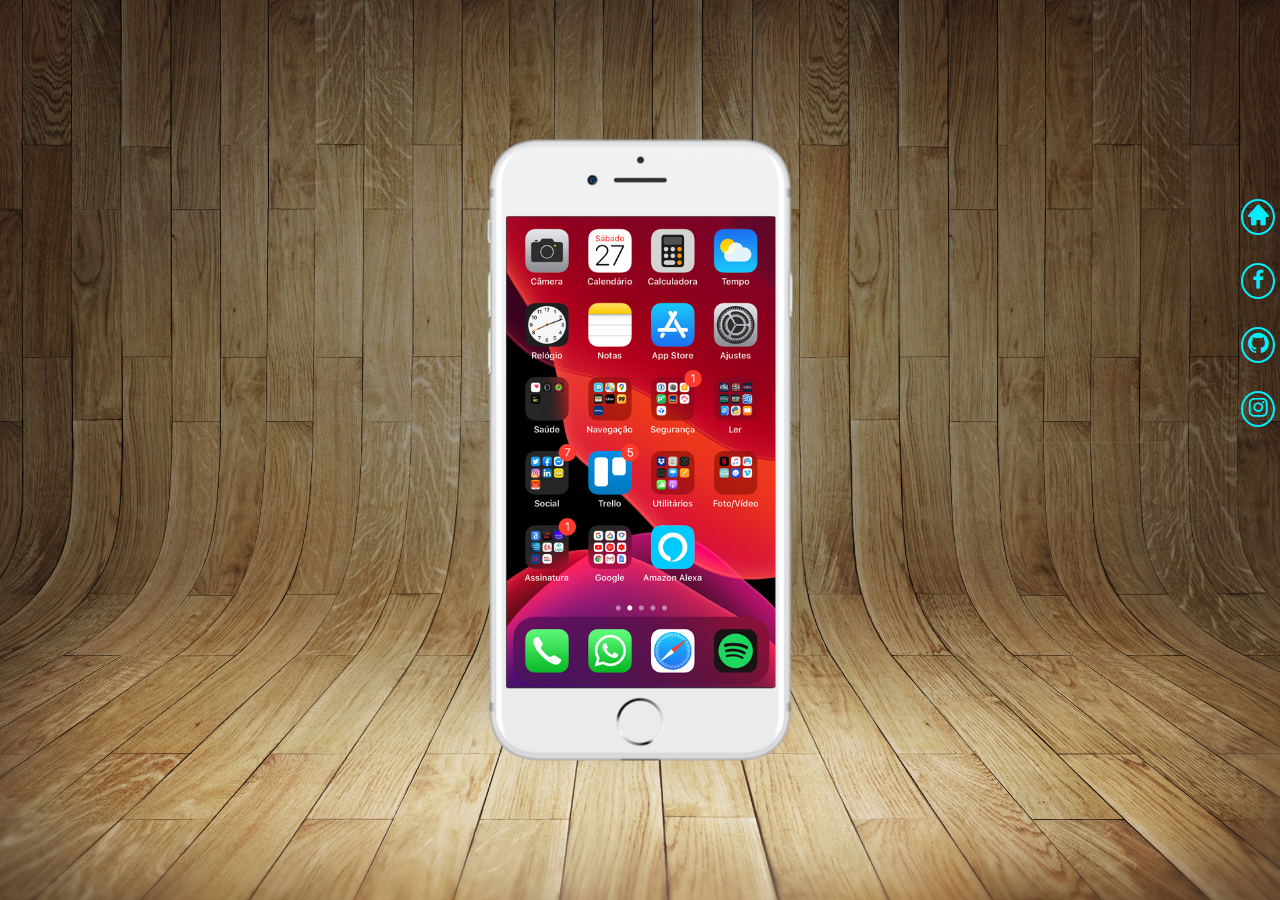
<file: index.html>
<!DOCTYPE html>
<html lang="pt-br">
<head>
    <meta charset="UTF-8">
    <meta http-equiv="X-UA-Compatible" content="IE=edge">
    <meta name="viewport" content="width=device-width, initial-scale=1.0">
    <title>Projeto redes sociais</title>
    <link rel="shortcut icon" href="favicon_gc.ico" type="image/x-icon">
    <link rel="stylesheet" href="style.css">
    <link href='https://unpkg.com/boxicons@2.1.4/css/boxicons.min.css' rel='stylesheet'>
</head>
<body>
    
    <main>
        <section id="telefone">
            <iframe id="frame" name="frame" src="redes-sociais/home.html" frameborder="0" scrolling="yes"></iframe>
            
        </section>
        <section class="social-midia-container">
            <a href="redes-sociais/home.html" target="frame"><i class='bx bxs-home'></i></i></a><br>
            <a href="redes-sociais/facebook.html" target="frame"><i class='bx bxl-facebook'></i></a><br>
            <!-- <a href="redes-sociais/youtube.html" target="frame"><i class='bx bxl-youtube'></i></a><br> -->
            <a href="redes-sociais/github.html" target="frame"><i class='bx bxl-github' ></i></a><br>
            <a href="redes-sociais/instagram.html" target="frame"><i class='bx bxl-instagram' ></i></a><br>
            <!-- <a href="redes-sociais/twitter.html" target="frame"><i class='bx bxl-twitter' ></i></a> -->
        
        </section>
    </main>
        
        
</body>
</html>
</file>
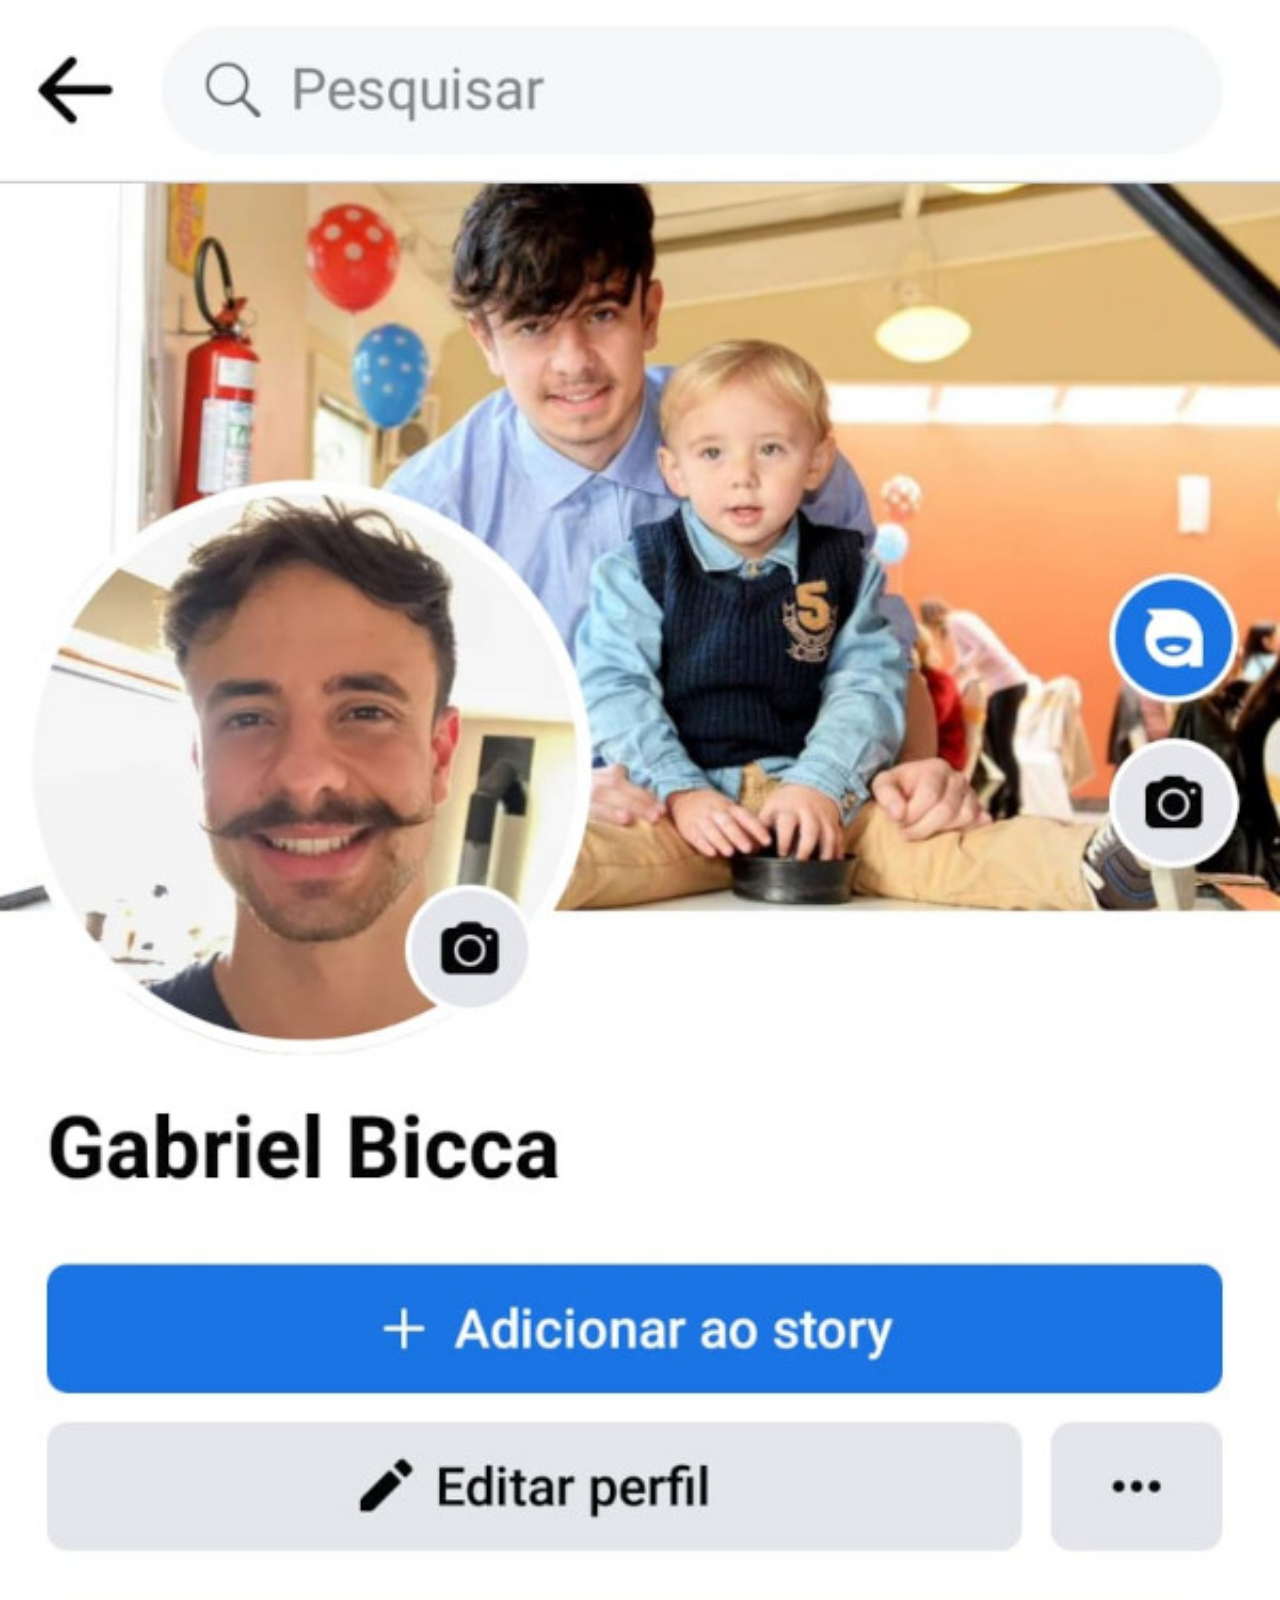
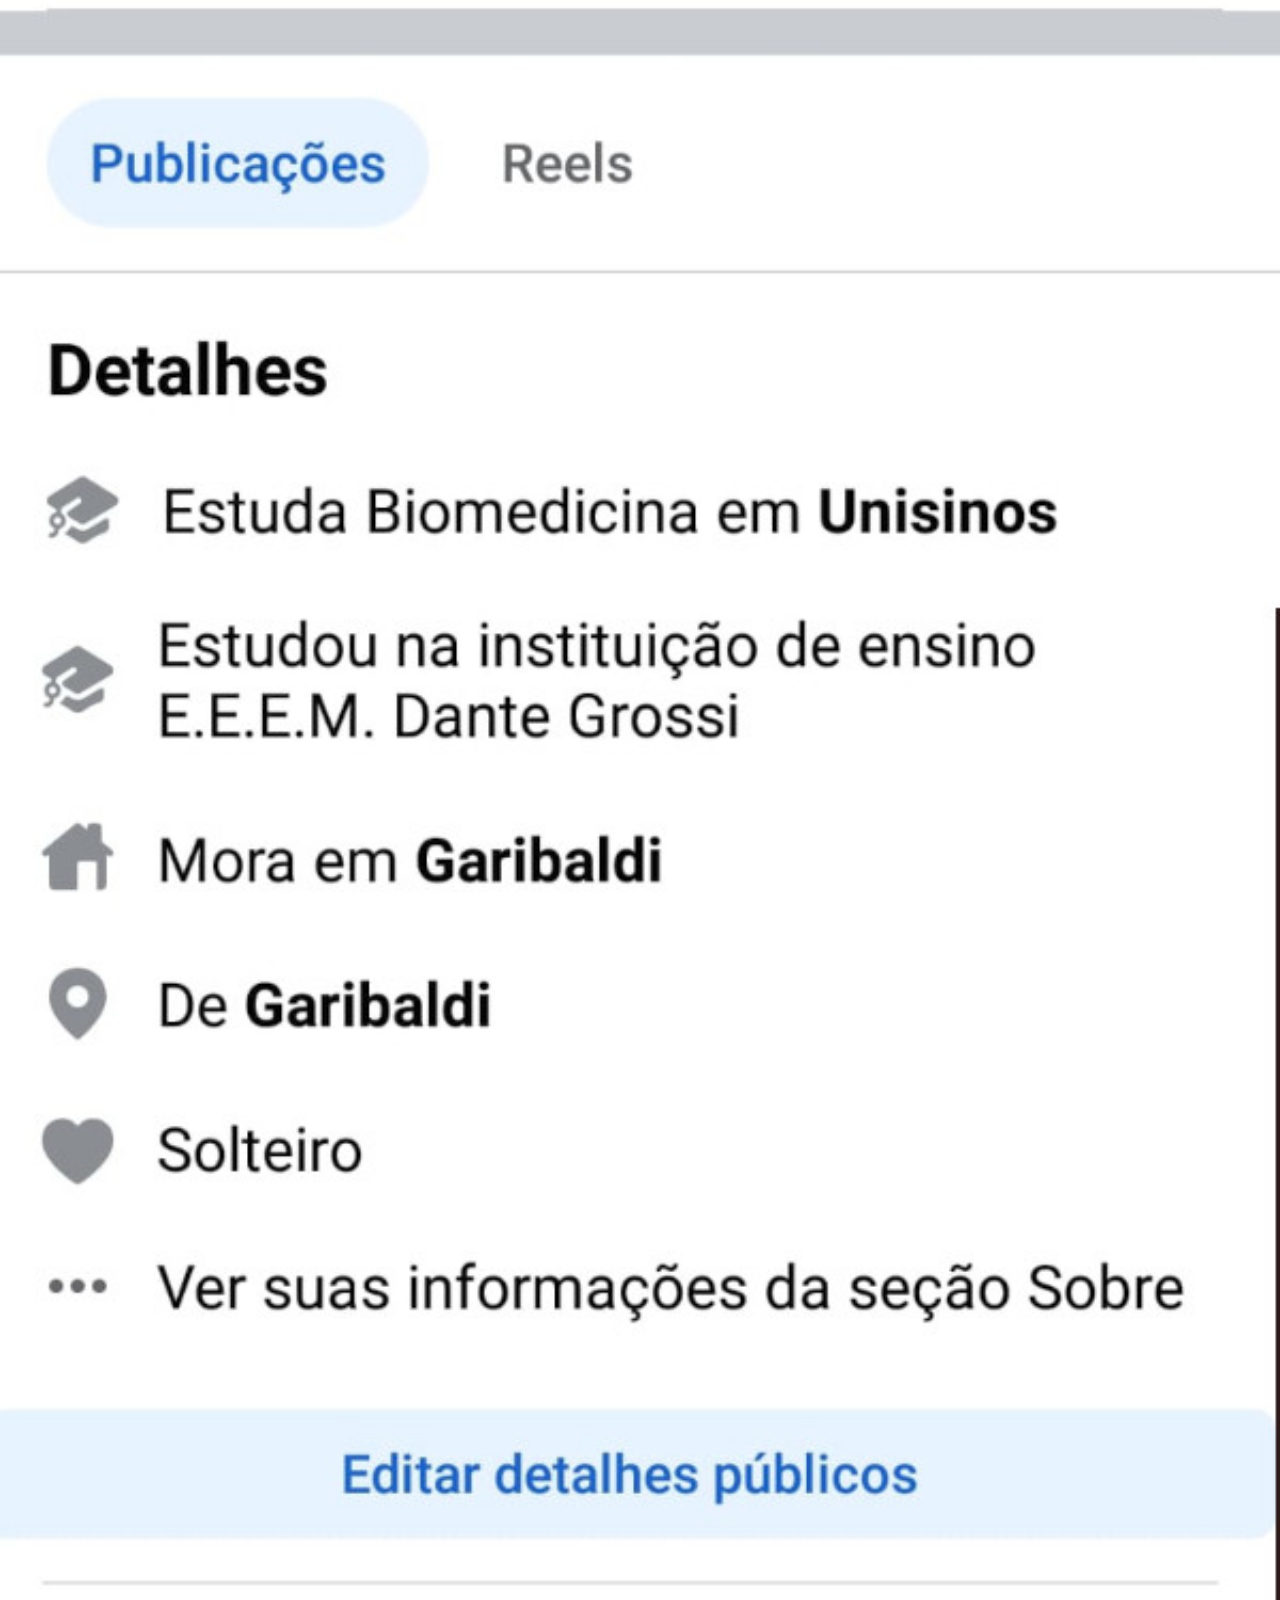
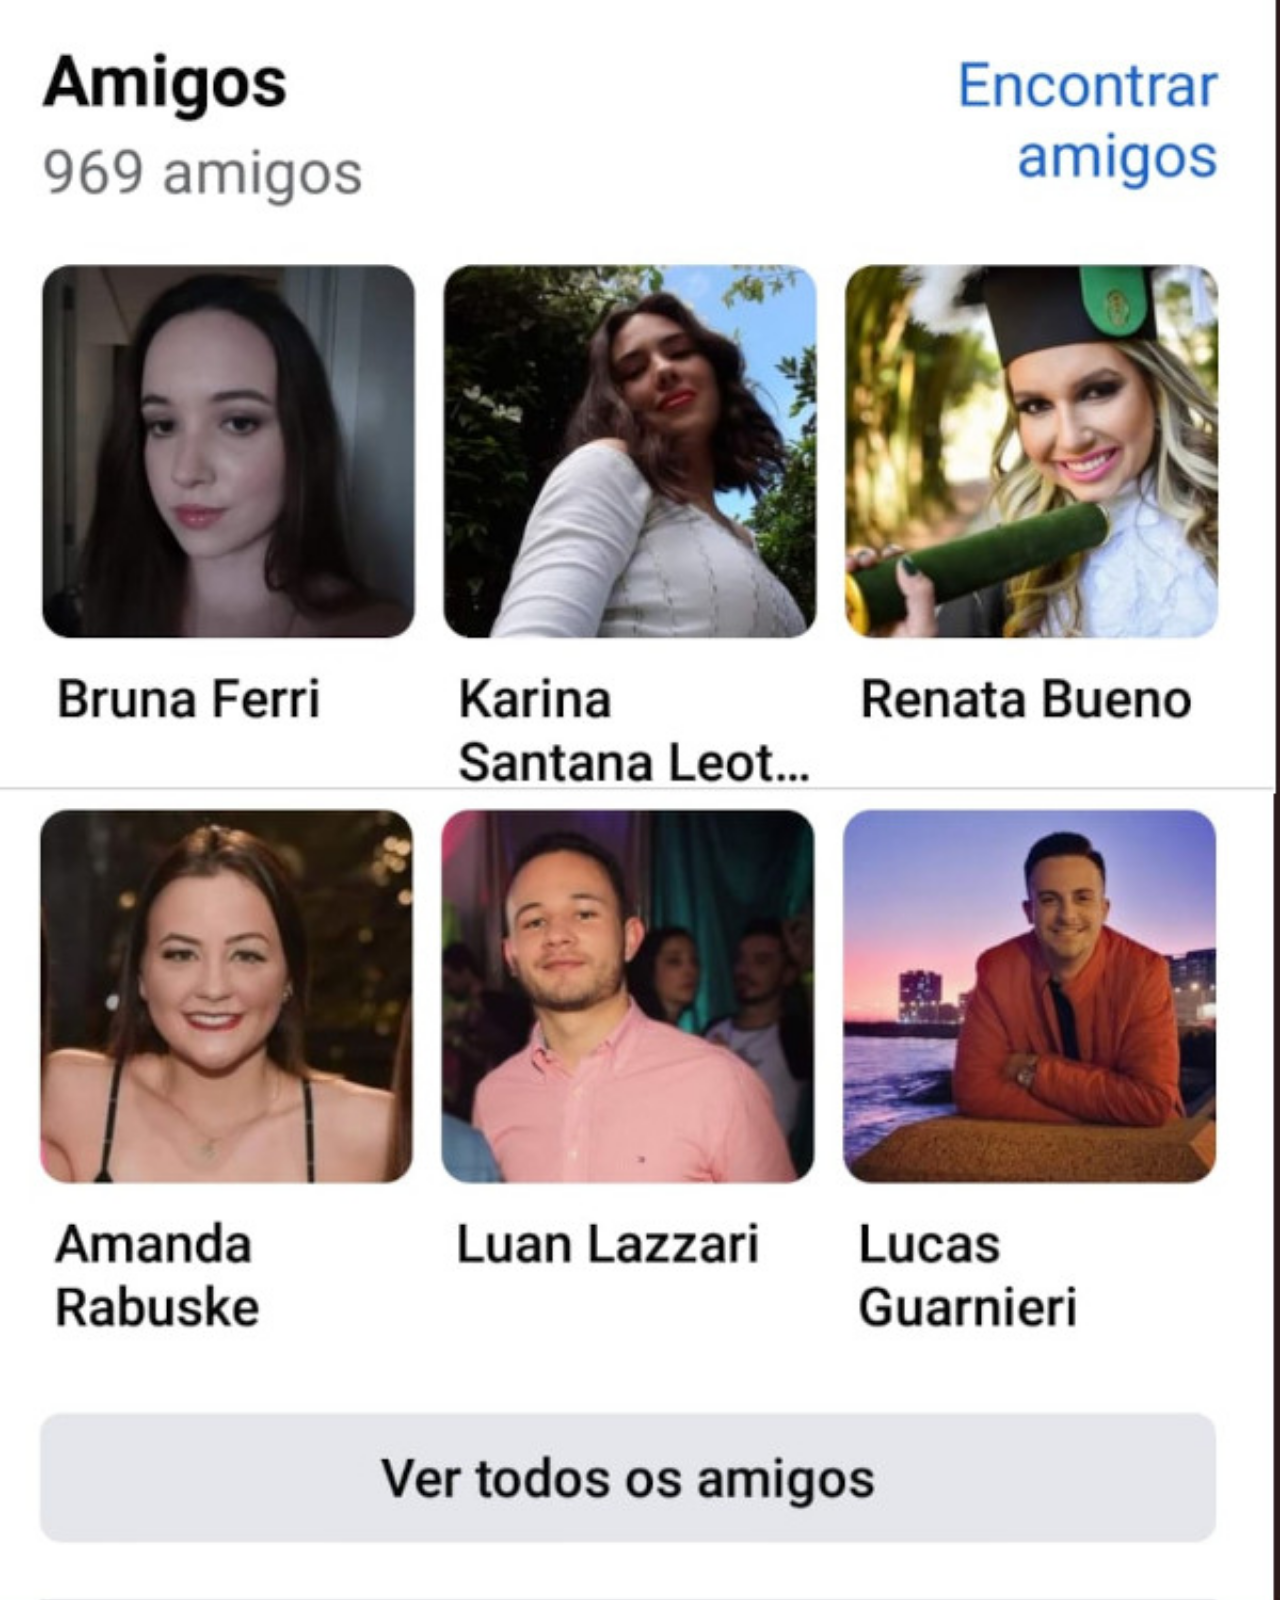
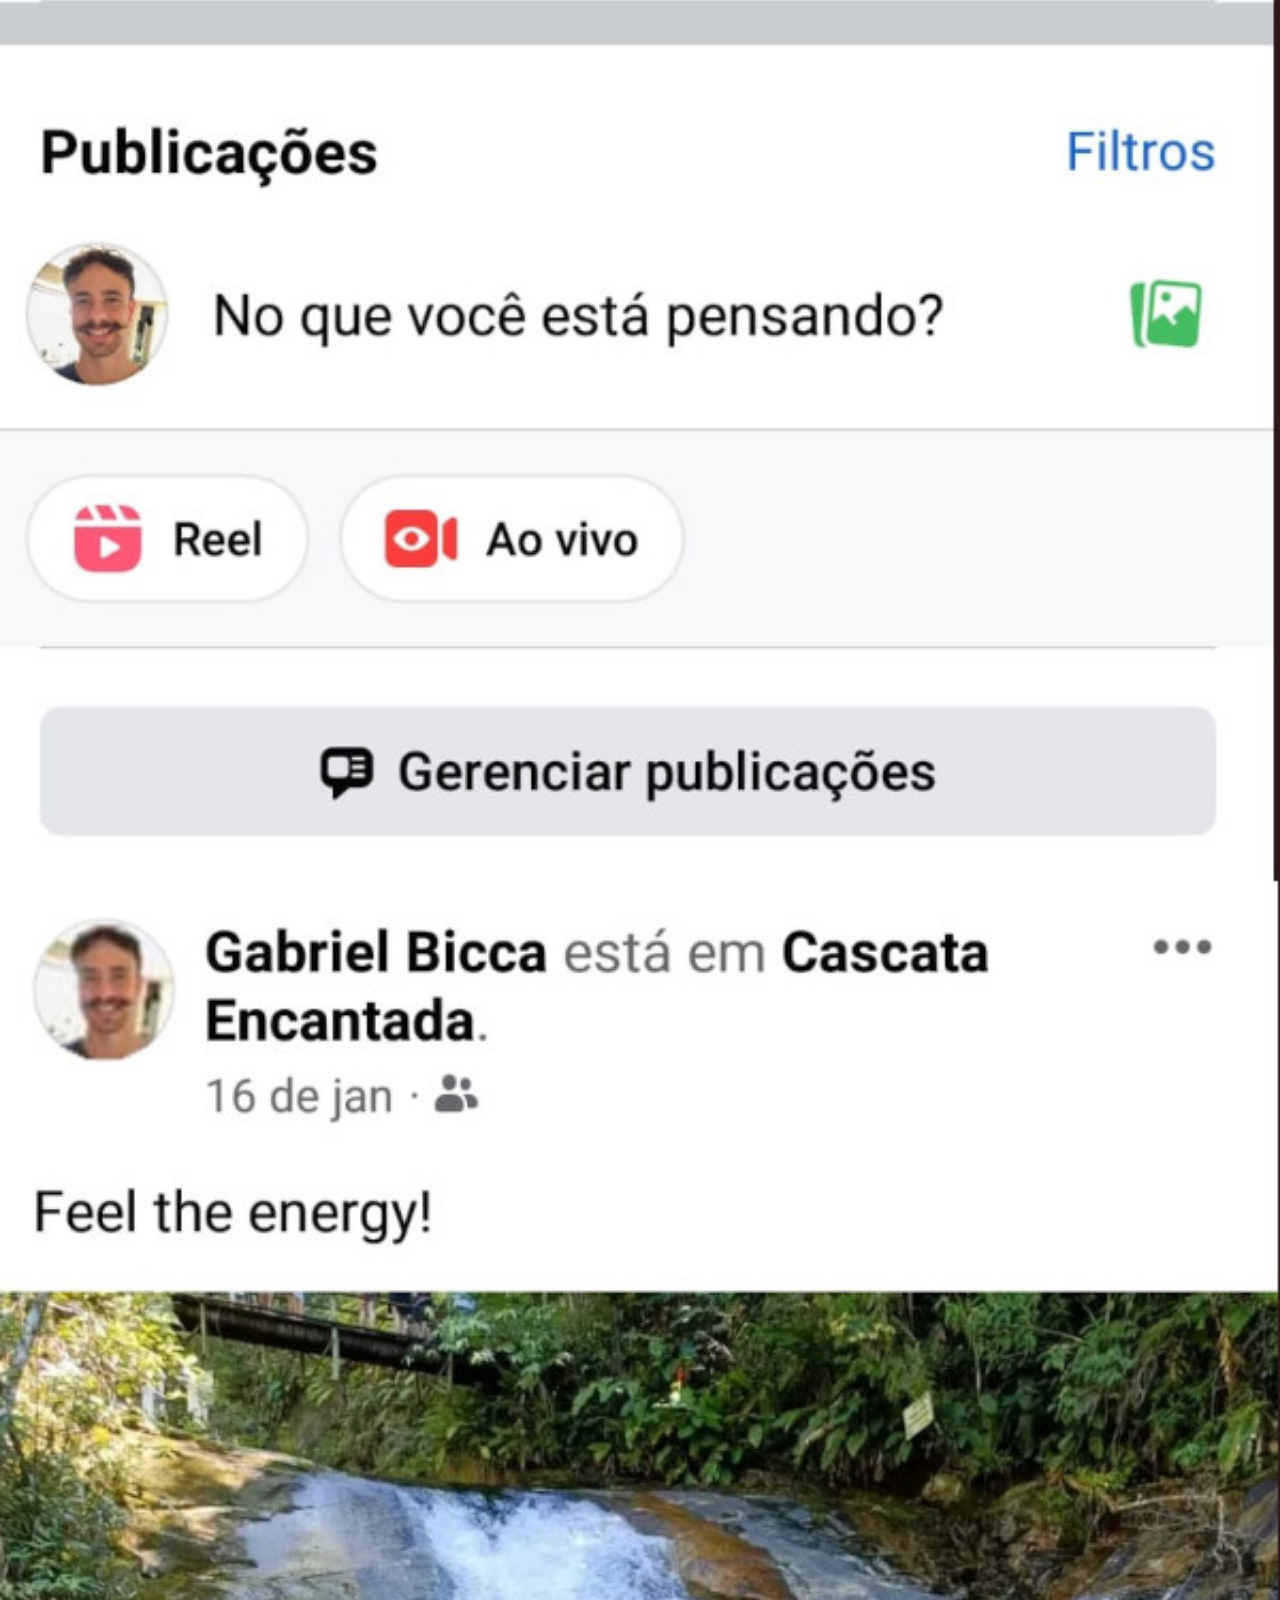
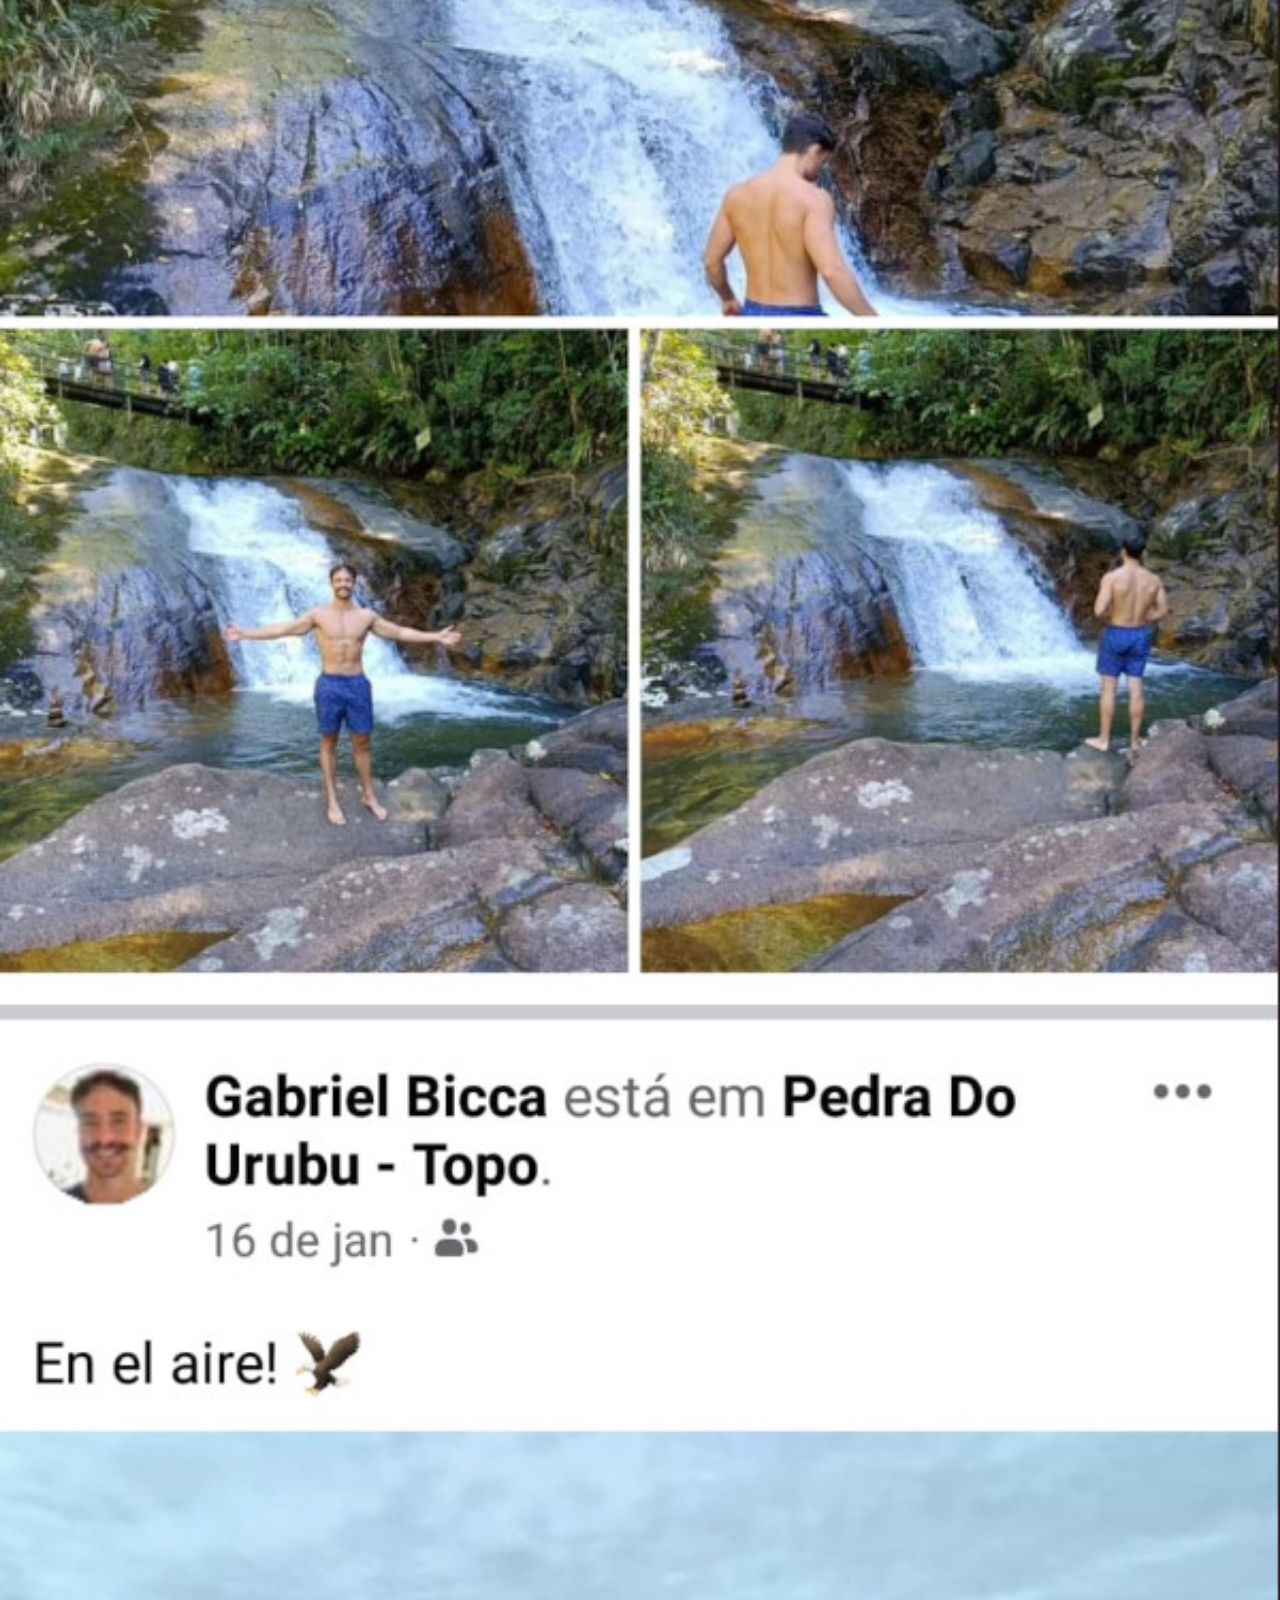
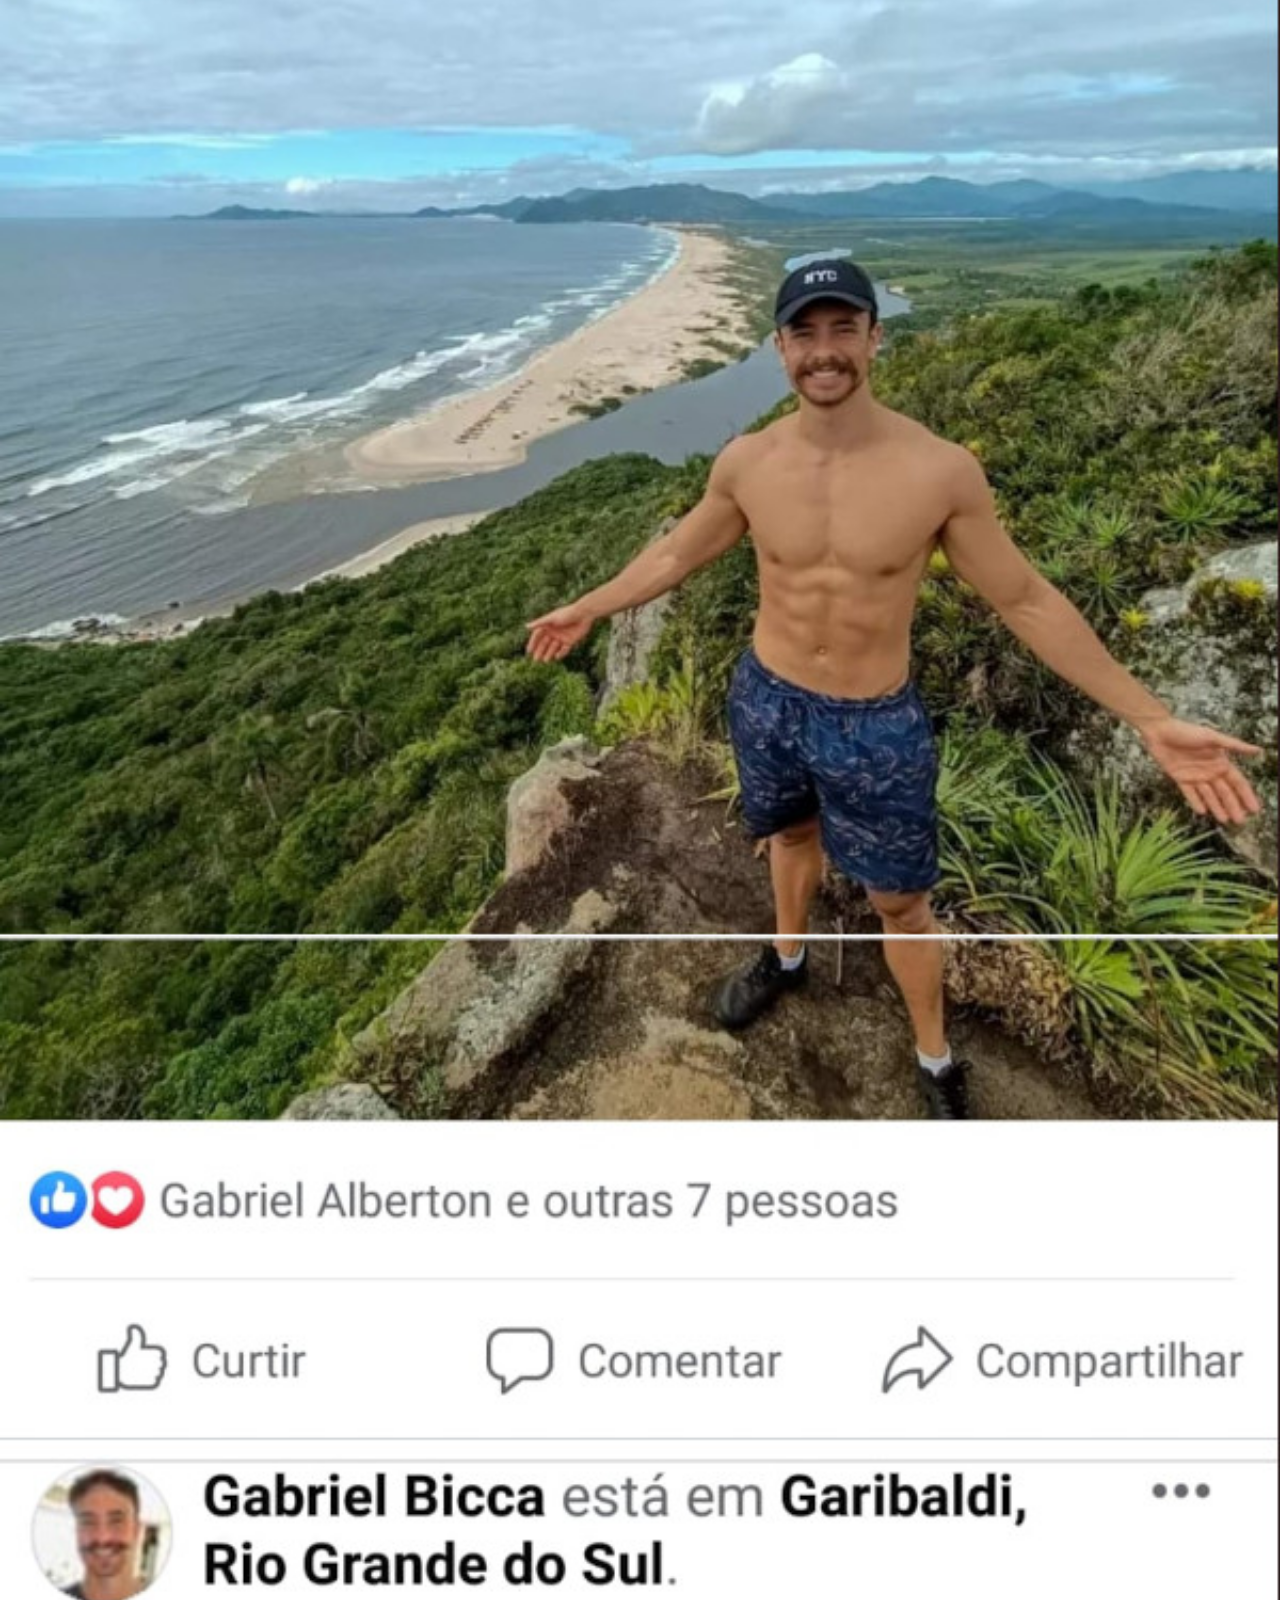
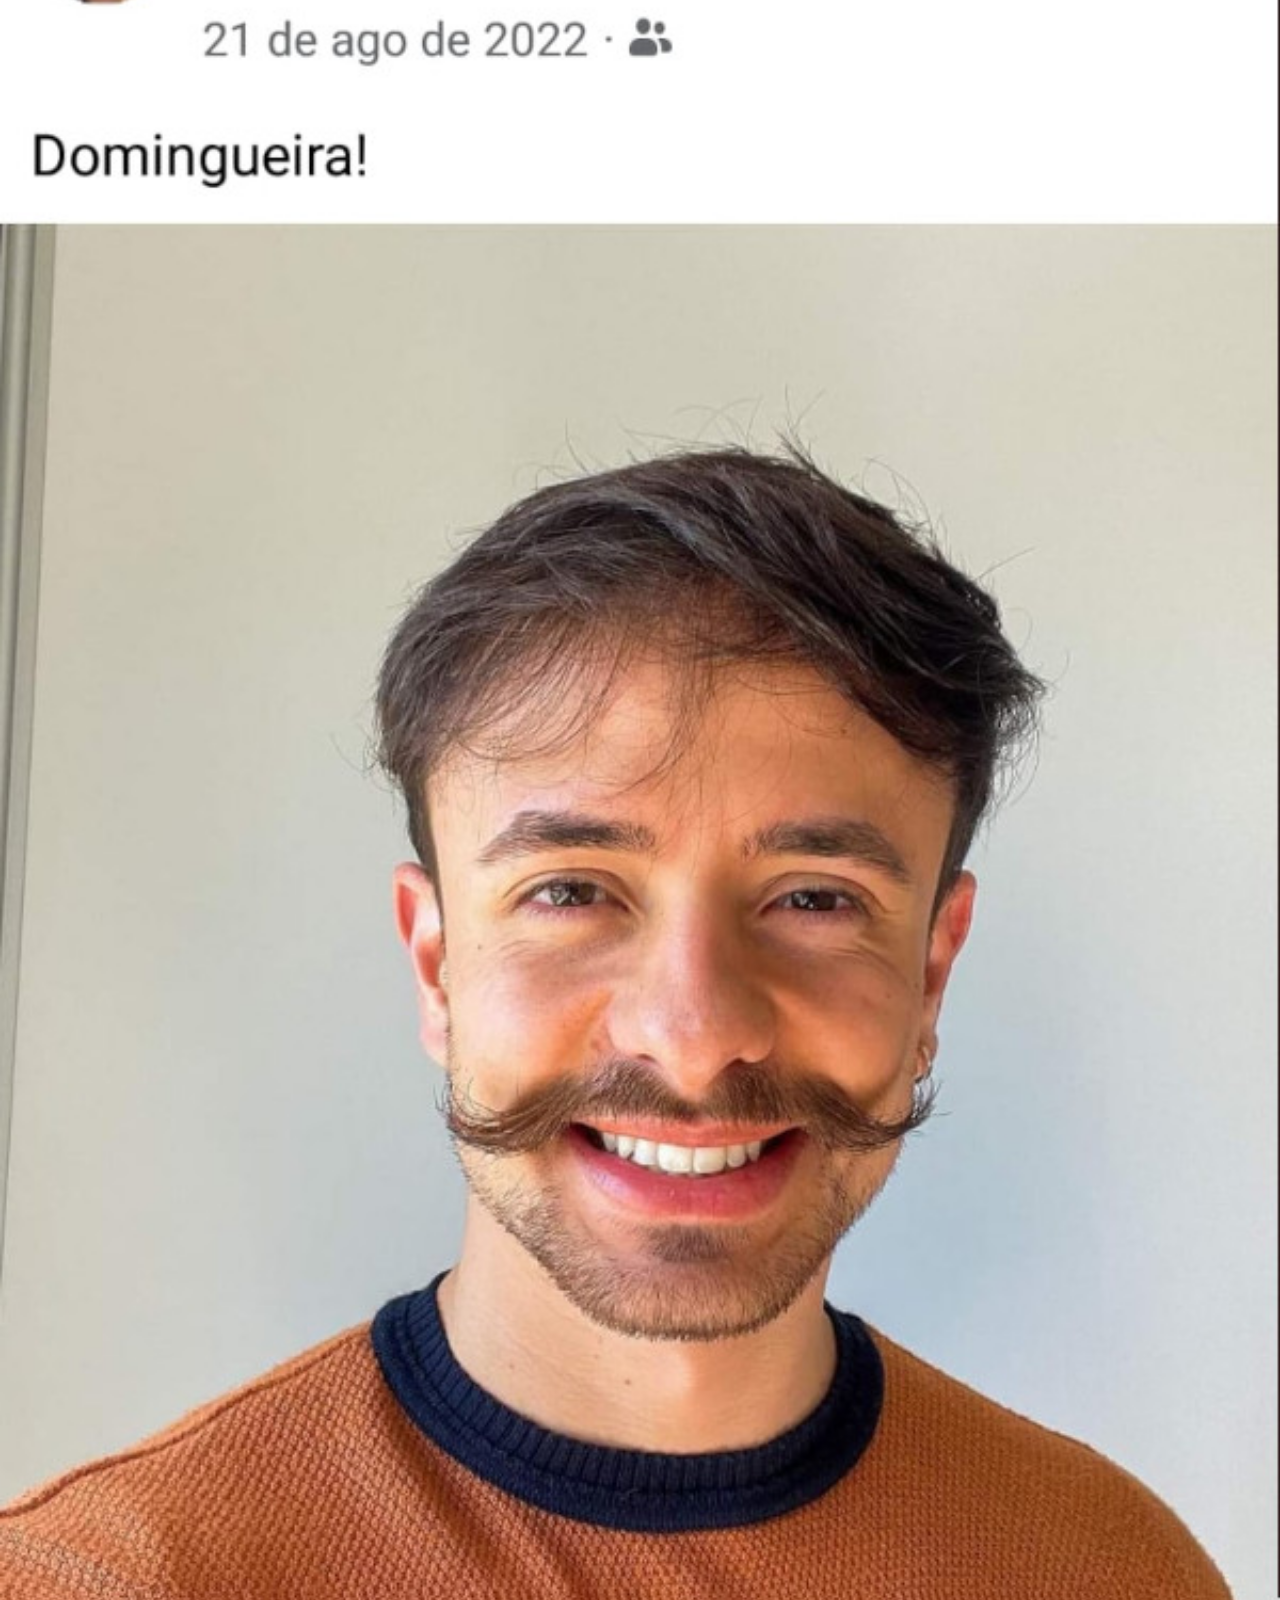
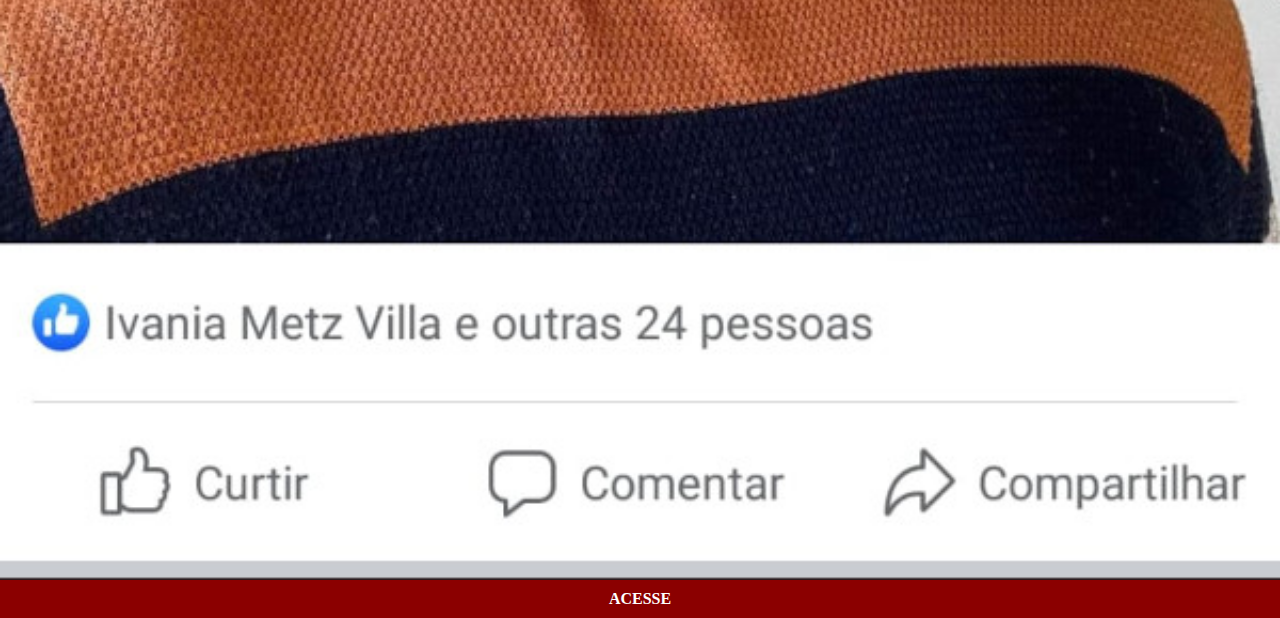
<file: redes-sociais/facebook.html>
<!DOCTYPE html>
<html lang="en">
<head>
    <meta charset="UTF-8">
    <meta http-equiv="X-UA-Compatible" content="IE=edge">
    <meta name="viewport" content="width=device-width, initial-scale=1.0">
    <title>Document</title>
    <style>
        * {
            margin: 0;
            padding: 0;
        }
        img {
            width: 100vw;
        }
        a {
            display: block;
            background-color: darkred;
            padding: 10px;
            text-align: center;
            font-weight: bolder;
            text-decoration: none;
            color: white;
            margin-top: -4px;
            transition: .2s ease;
        }
        a:hover {
            background-color: rgb(175, 9, 9);
        }            
    </style>
</head>
<body>
    <img src="../imagens/faceredimensionada.jpg" alt="tela facebook">
    <a href="https://www.facebook.com/gabrielbicca1/" target="_blank">ACESSE</a>

</body>
</html>
</file>
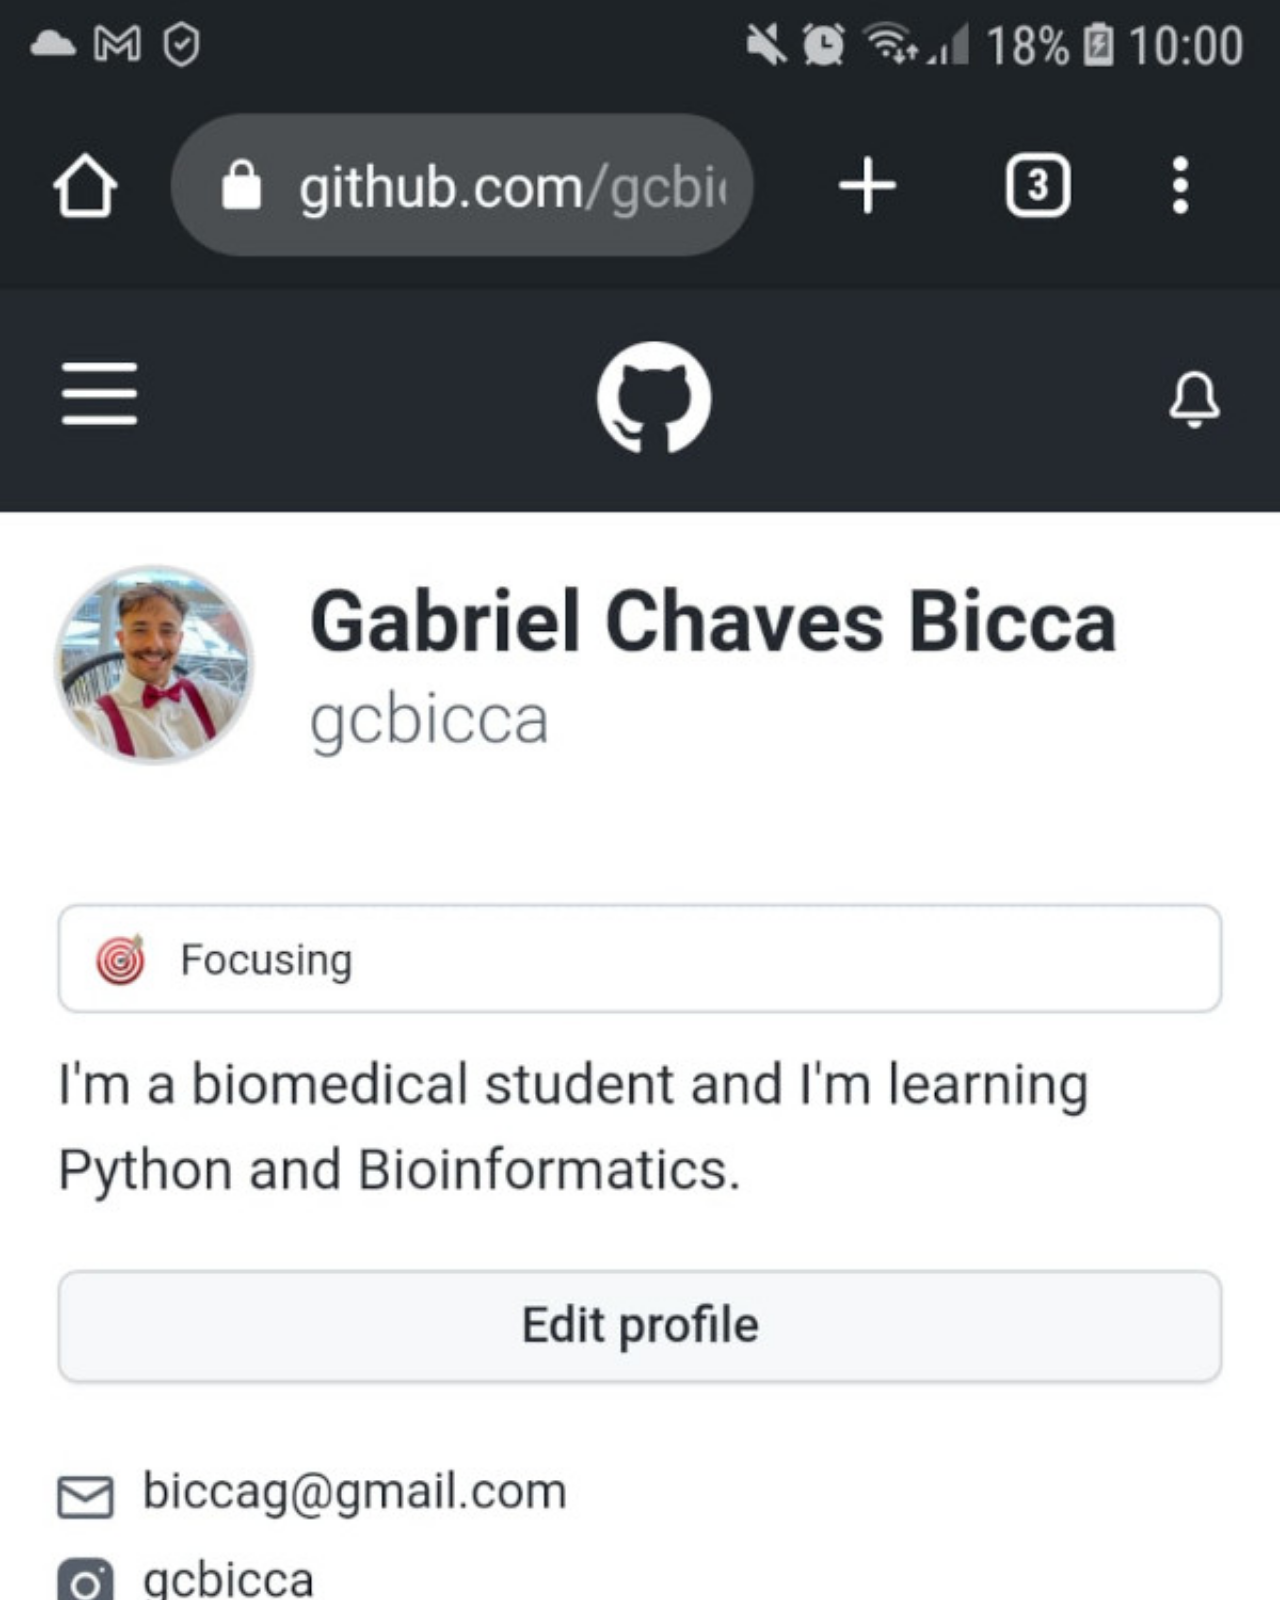
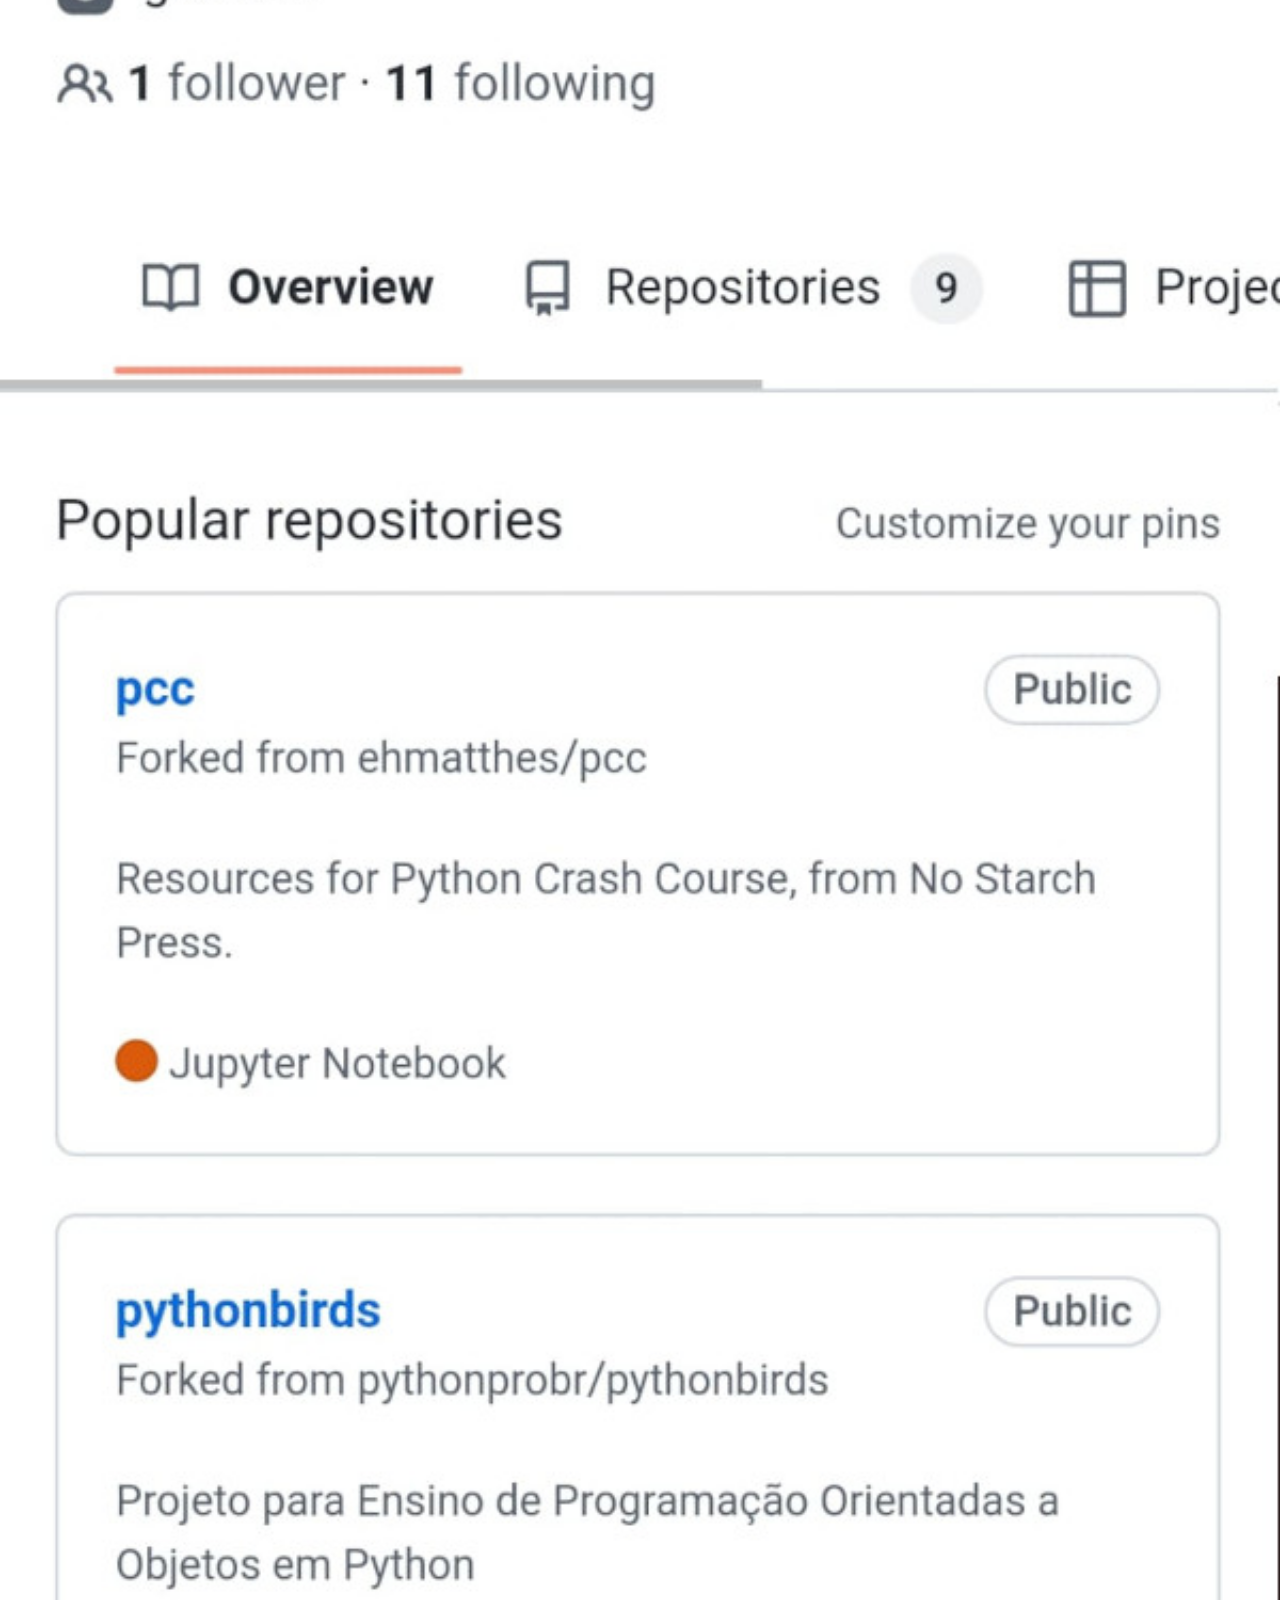
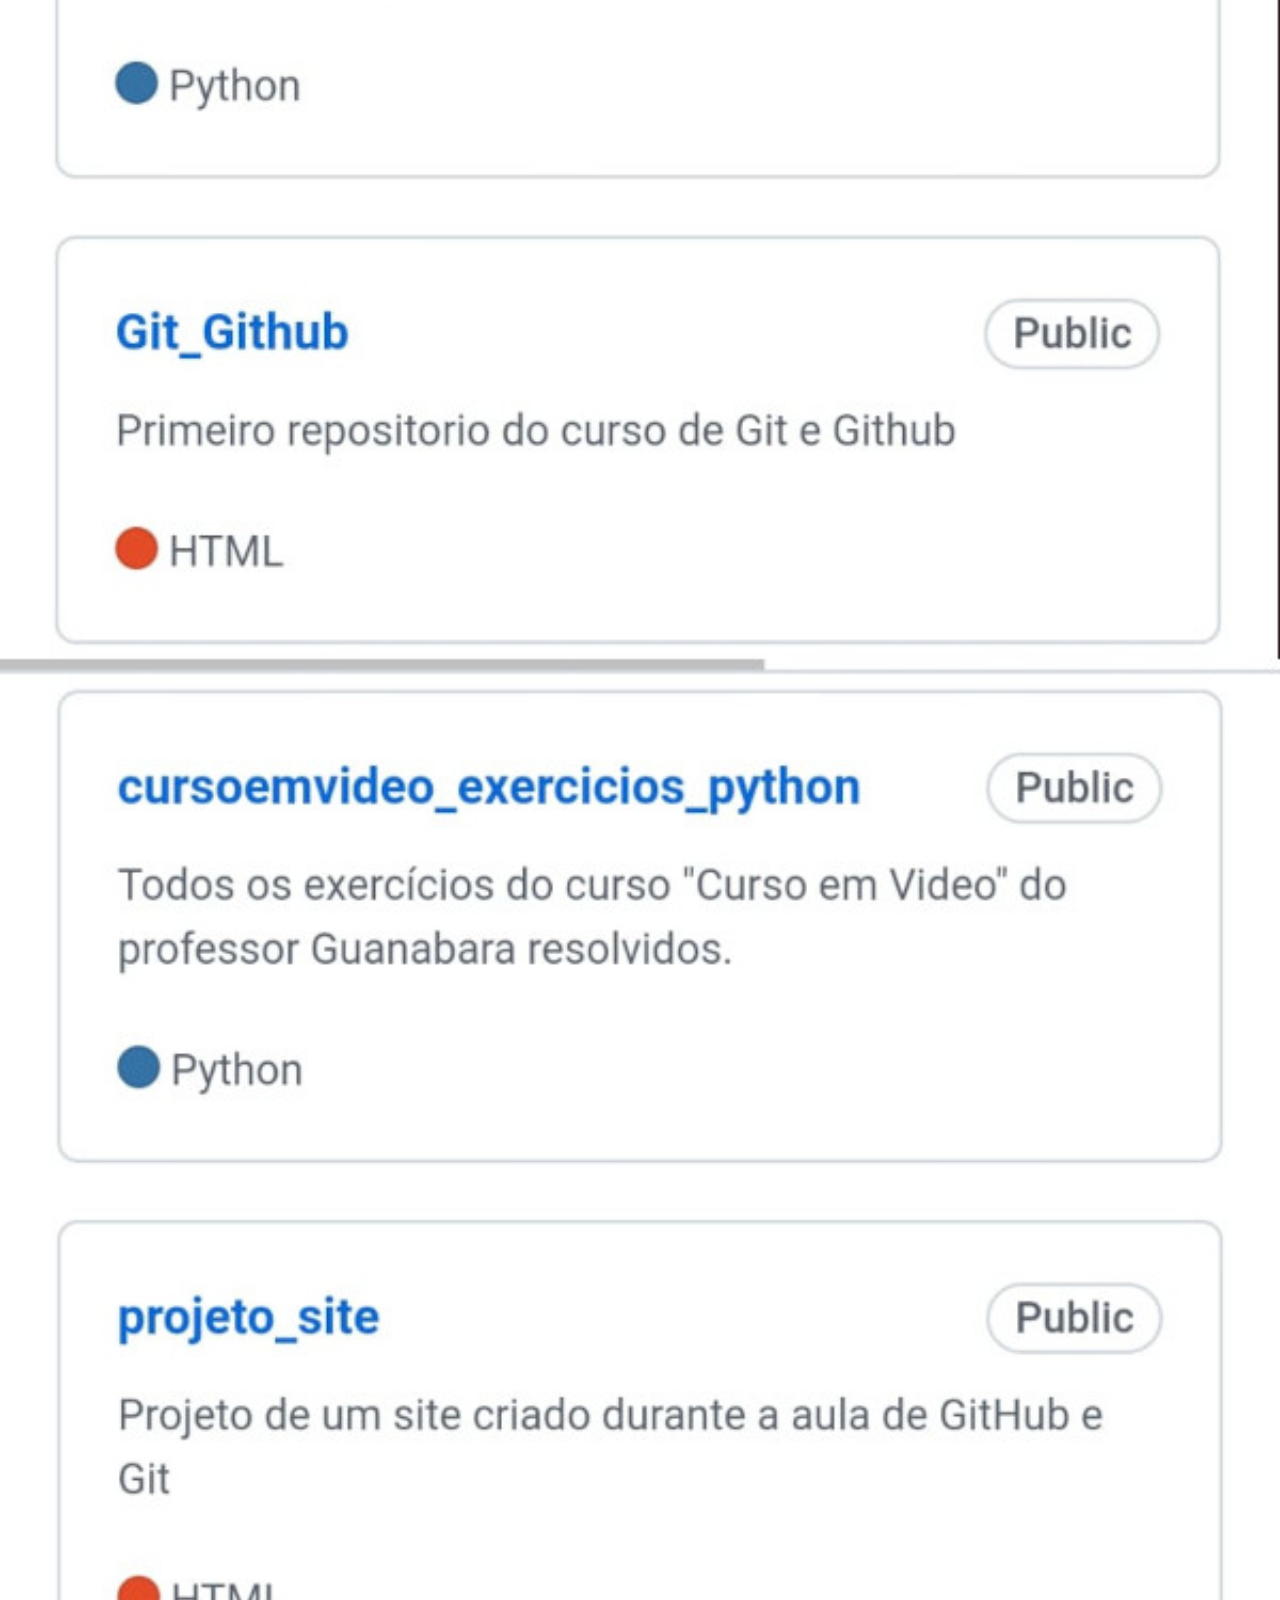
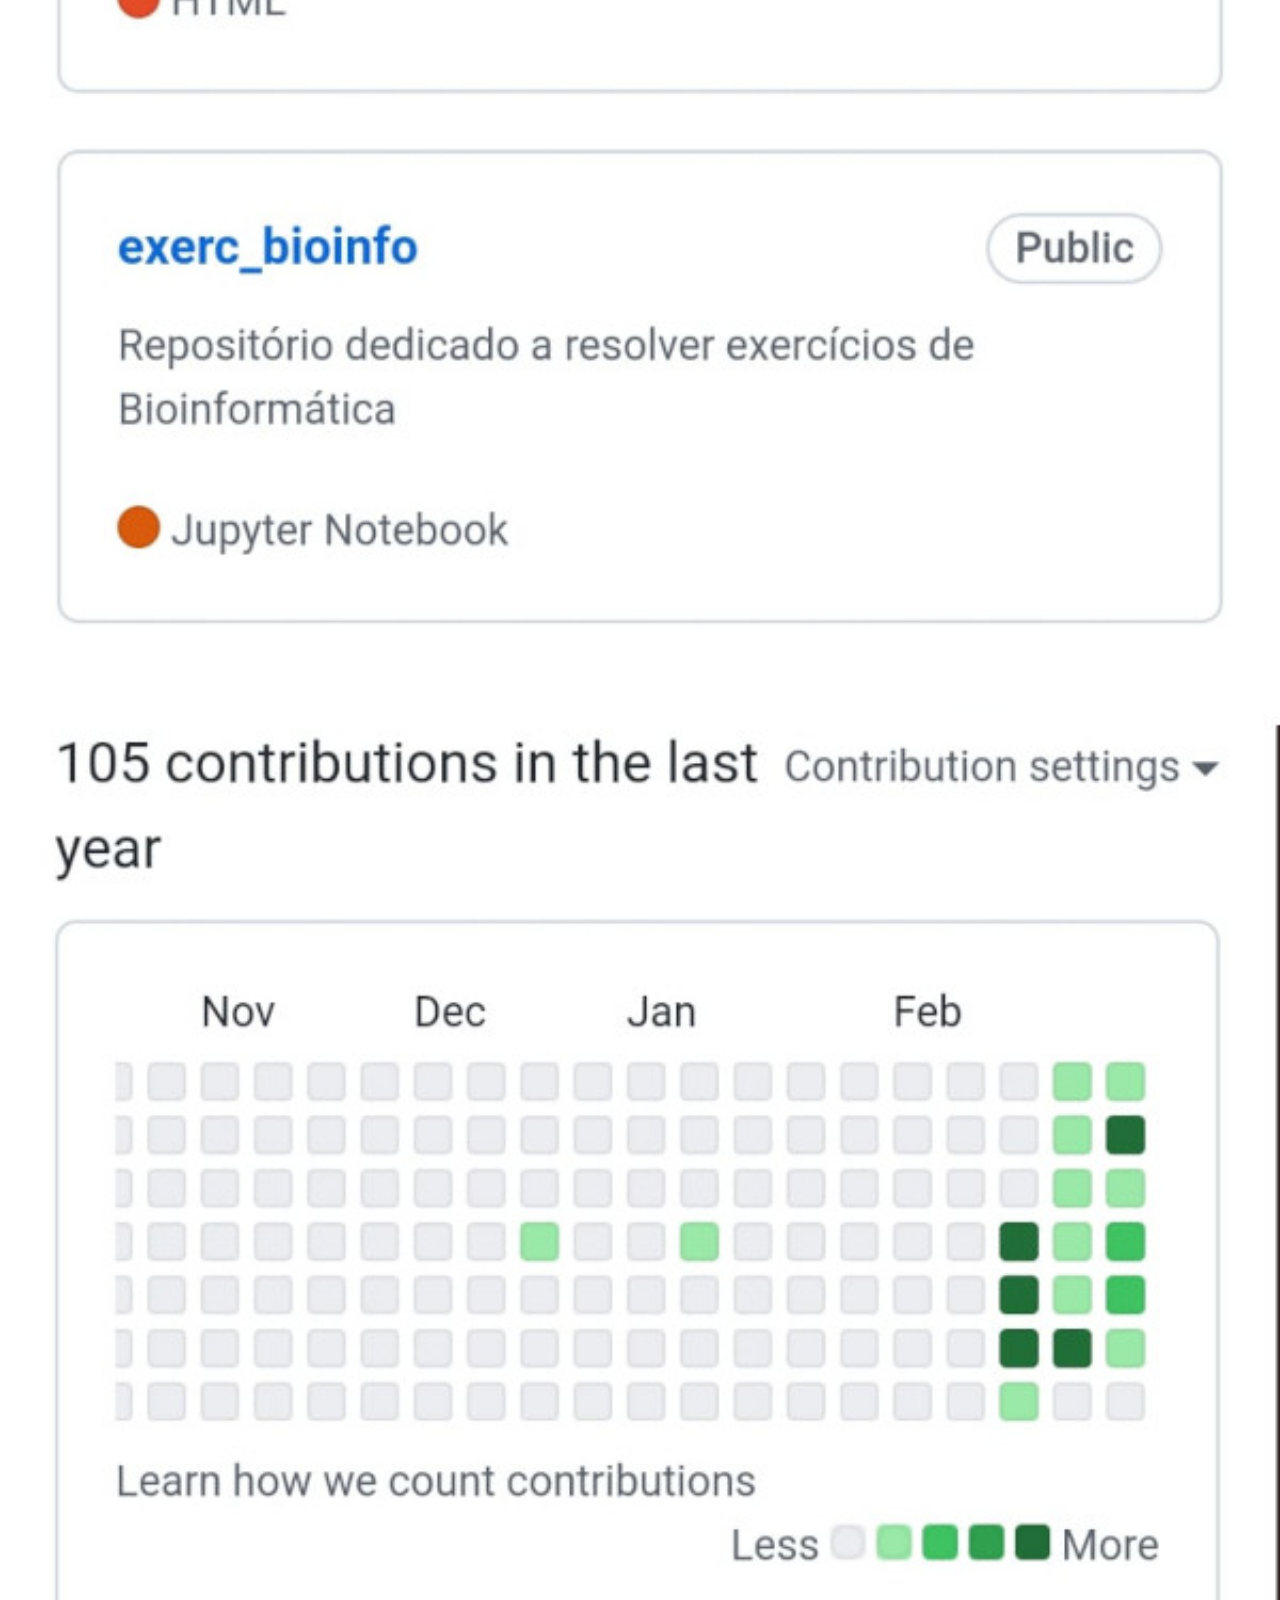
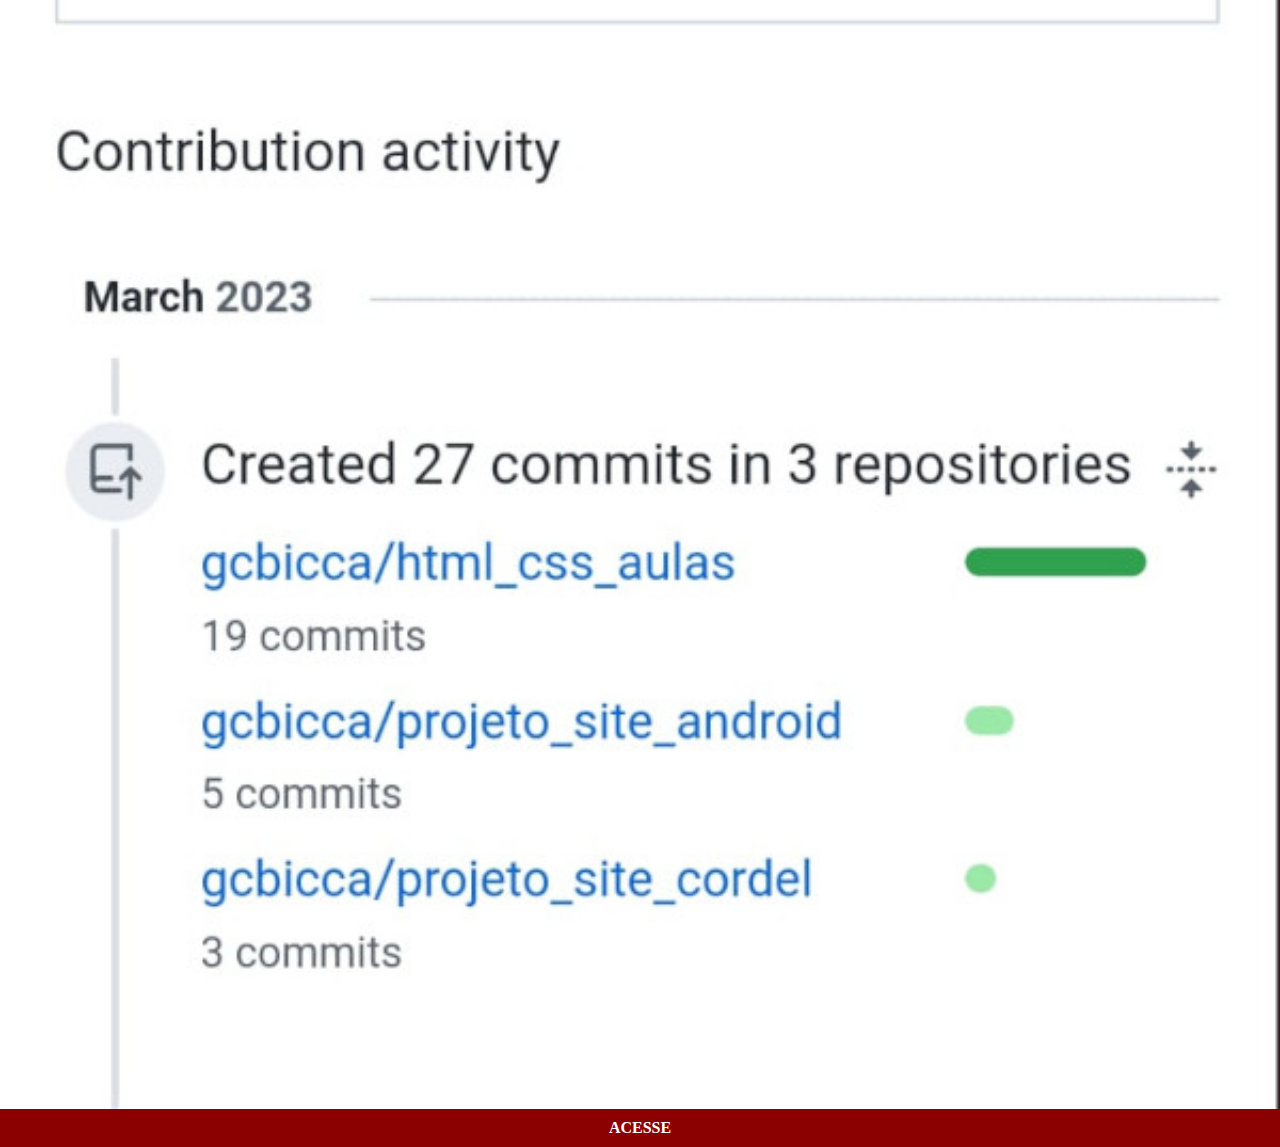
<file: redes-sociais/github.html>
<!DOCTYPE html>
<html lang="en">
<head>
    <meta charset="UTF-8">
    <meta http-equiv="X-UA-Compatible" content="IE=edge">
    <meta name="viewport" content="width=device-width, initial-scale=1.0">
    <title>Document</title>
    <style>
        * {
            margin: 0;
            padding: 0;
        }

        img {
            width: 100vw;
        }
        a {
            display: block;
            background-color: darkred;
            padding: 10px;
            text-align: center;
            font-weight: bolder;
            text-decoration: none;
            color: white;
            margin-top: -4px;
            transition: .2s ease;
        }
        a:hover {
            background-color: rgb(175, 9, 9);
        }            
    </style>
</head>
<body>
    <img src="../imagens/gitredimensionado.jpg" alt="">
    <a href="https://github.com/gcbicca">ACESSE</a>
</body>
</html>
</file>
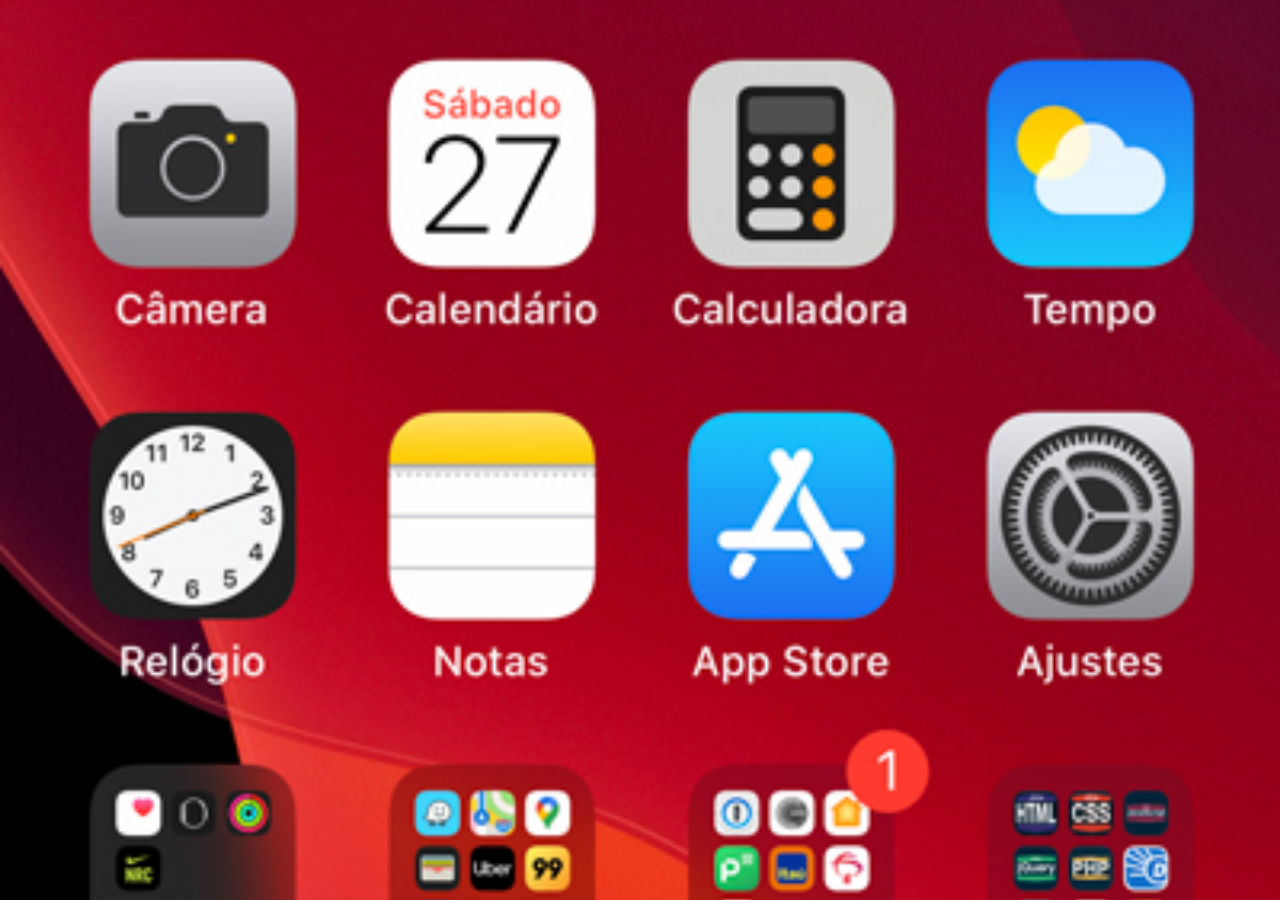
<file: redes-sociais/home.html>
<!DOCTYPE html>
<html lang="en">
<head>
    <meta charset="UTF-8">
    <meta http-equiv="X-UA-Compatible" content="IE=edge">
    <meta name="viewport" content="width=device-width, initial-scale=1.0">
    <title>Document</title>
    <style>
        *{
            margin: 0px;
            padding: 0px;
        }
        body {
            width: 100vw;
            height: 100vh;
            background:black url(../imagens/tela-home.jpg) no-repeat top center;
            background-size: cover;
        }
    </style>
</head>
<body>
    
</body>
</html>
</file>
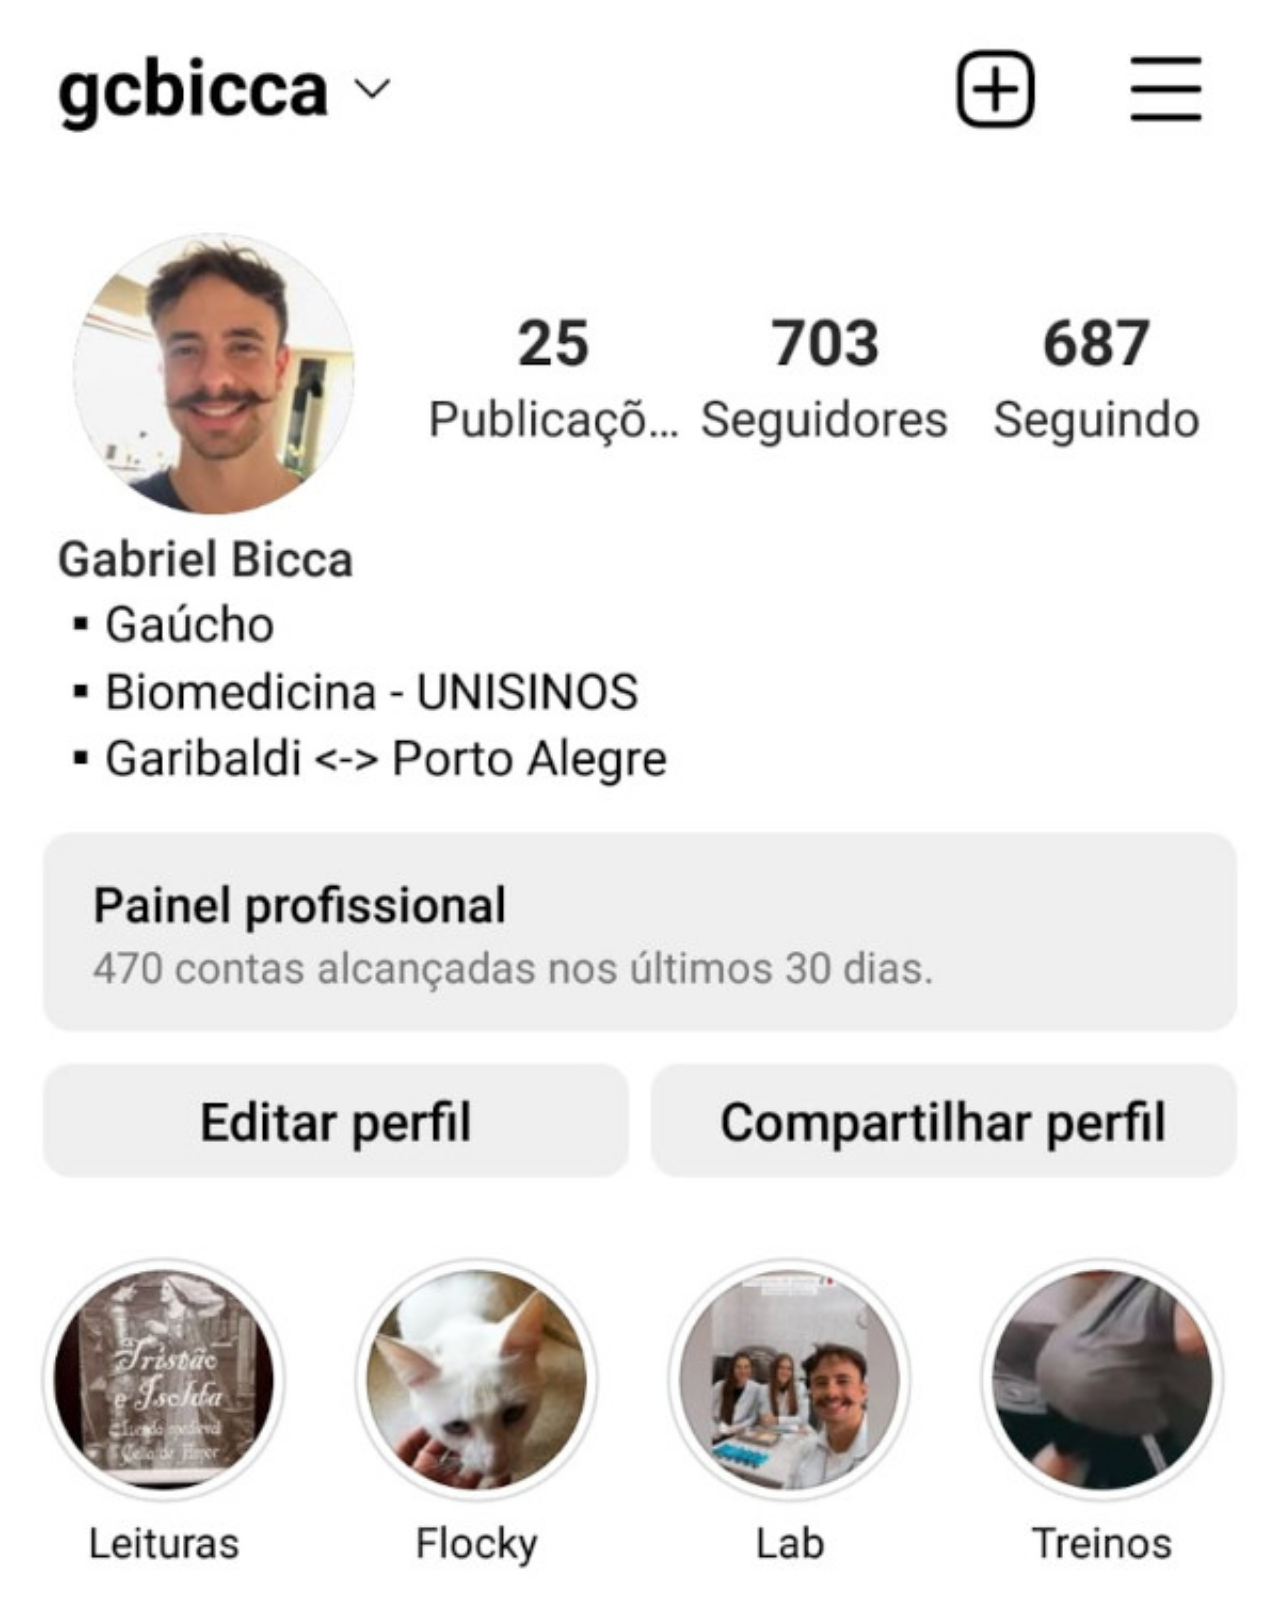
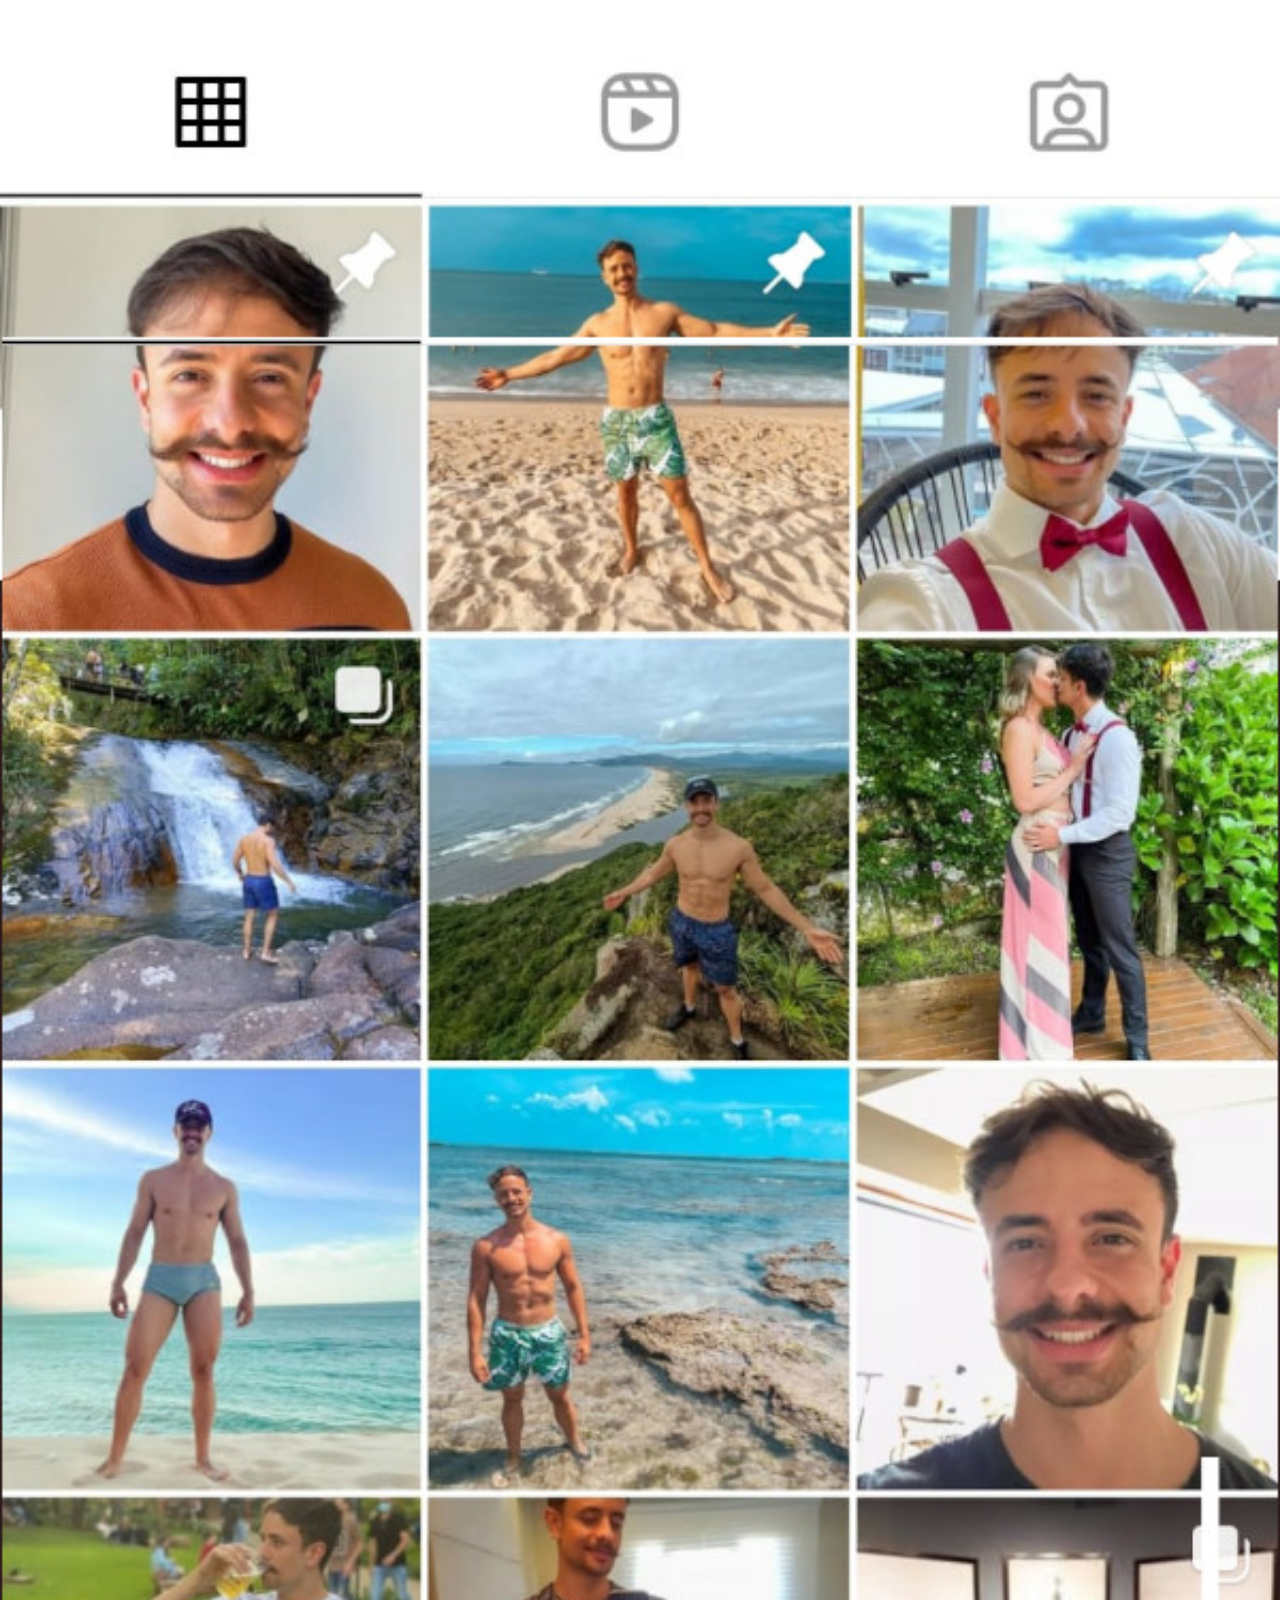
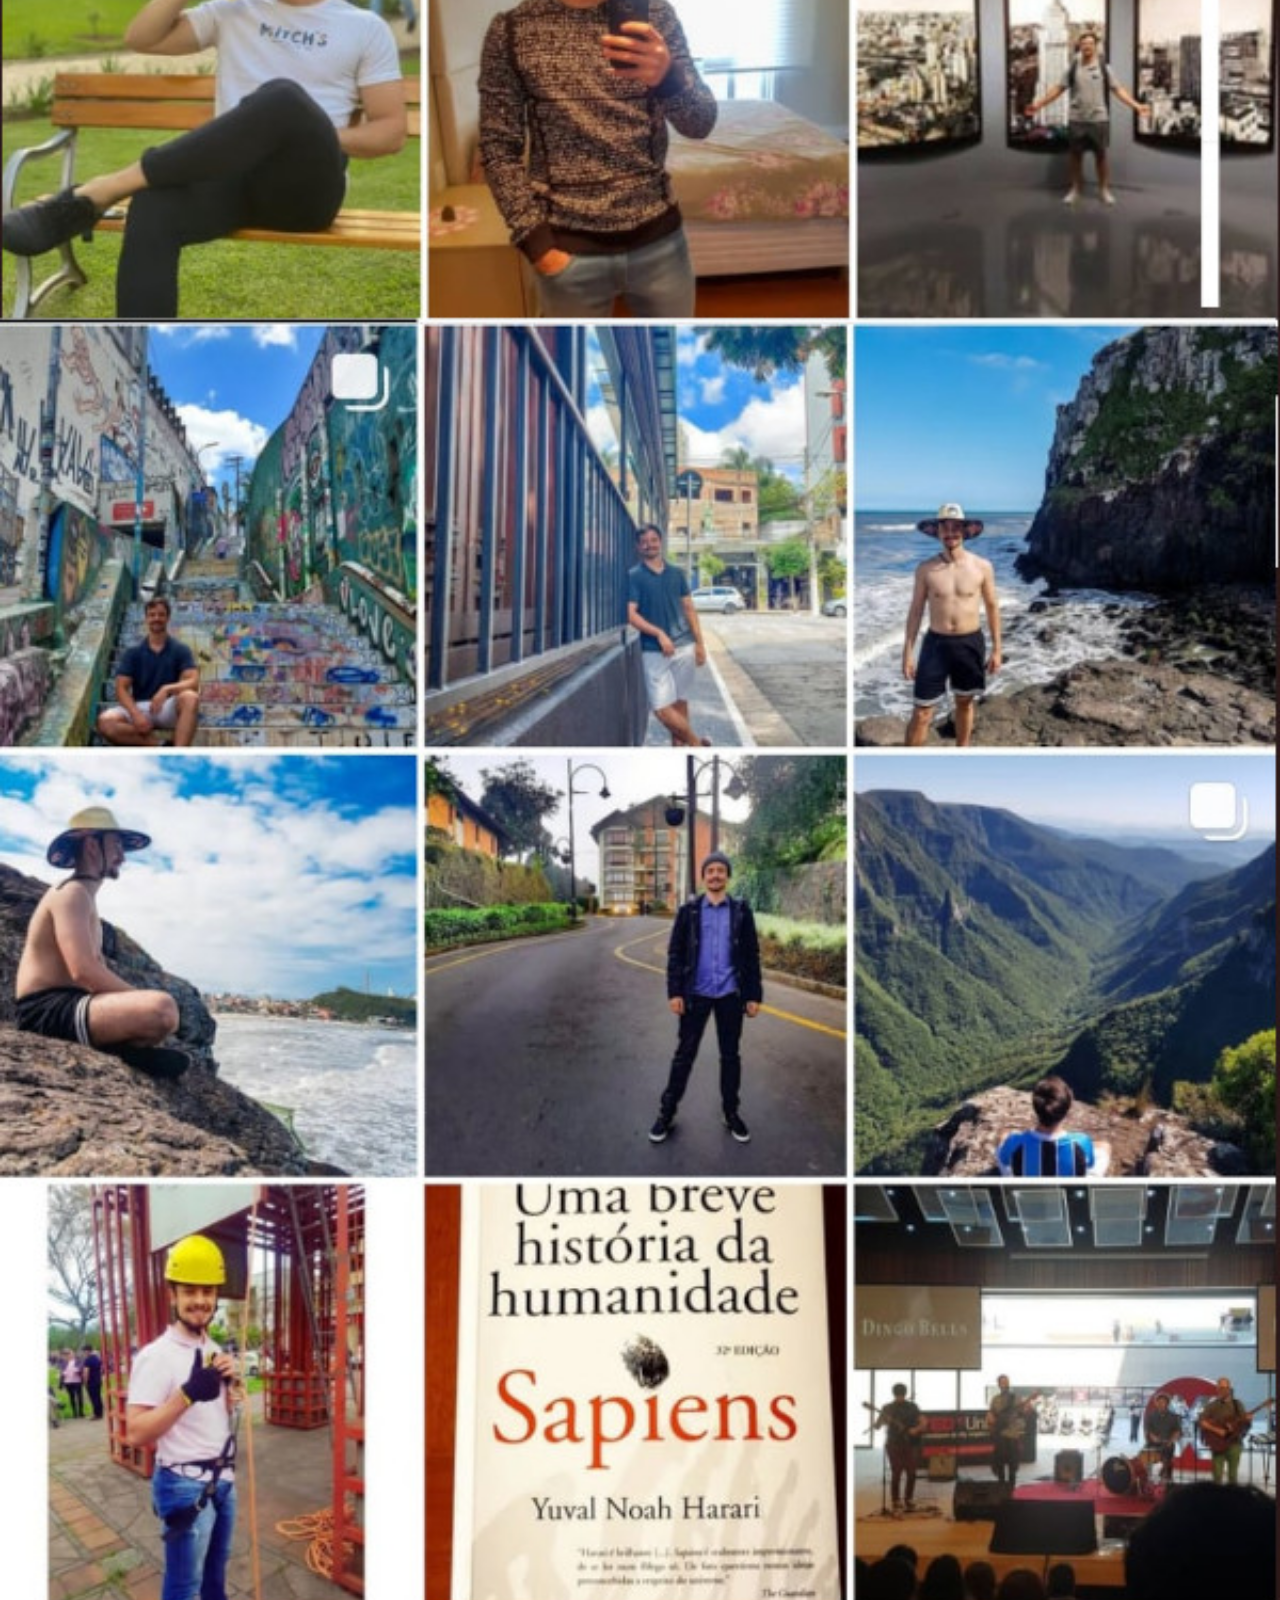
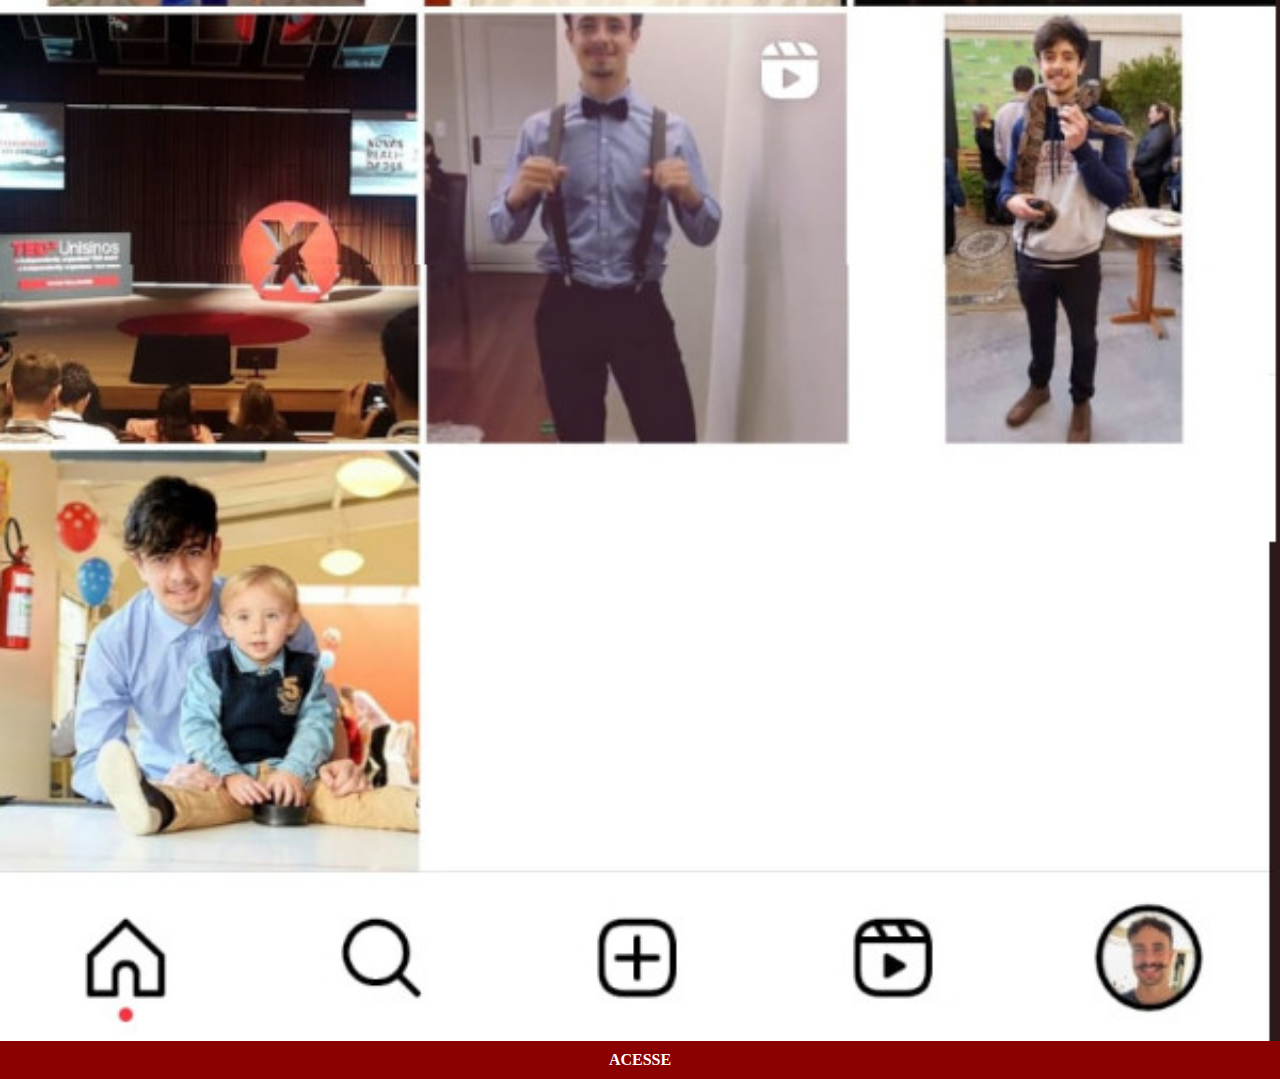
<file: redes-sociais/instagram.html>
<!DOCTYPE html>
<html lang="en">
<head>
    <meta charset="UTF-8">
    <meta http-equiv="X-UA-Compatible" content="IE=edge">
    <meta name="viewport" content="width=device-width, initial-scale=1.0">
    <title>Document</title>
    <style>
        * {
            margin: 0;
            padding: 0;
        }

        img {
            width: 100vw;
        }

        a {
            display: block;
            background-color: darkred;
            padding: 10px;
            text-align: center;
            font-weight: bolder;
            text-decoration: none;
            color: white;
            margin-top: -4px;
            transition: .2s ease;
        }
        a:hover {
            background-color: rgb(175, 9, 9);
        }   
    </style>
</head>
<body>
    <img src="../imagens/insta1redimensionada.jpg" alt="">
    <a href="https://www.instagram.com/gcbicca/" target="_blank">ACESSE</a>
</body>
</html>
</file>
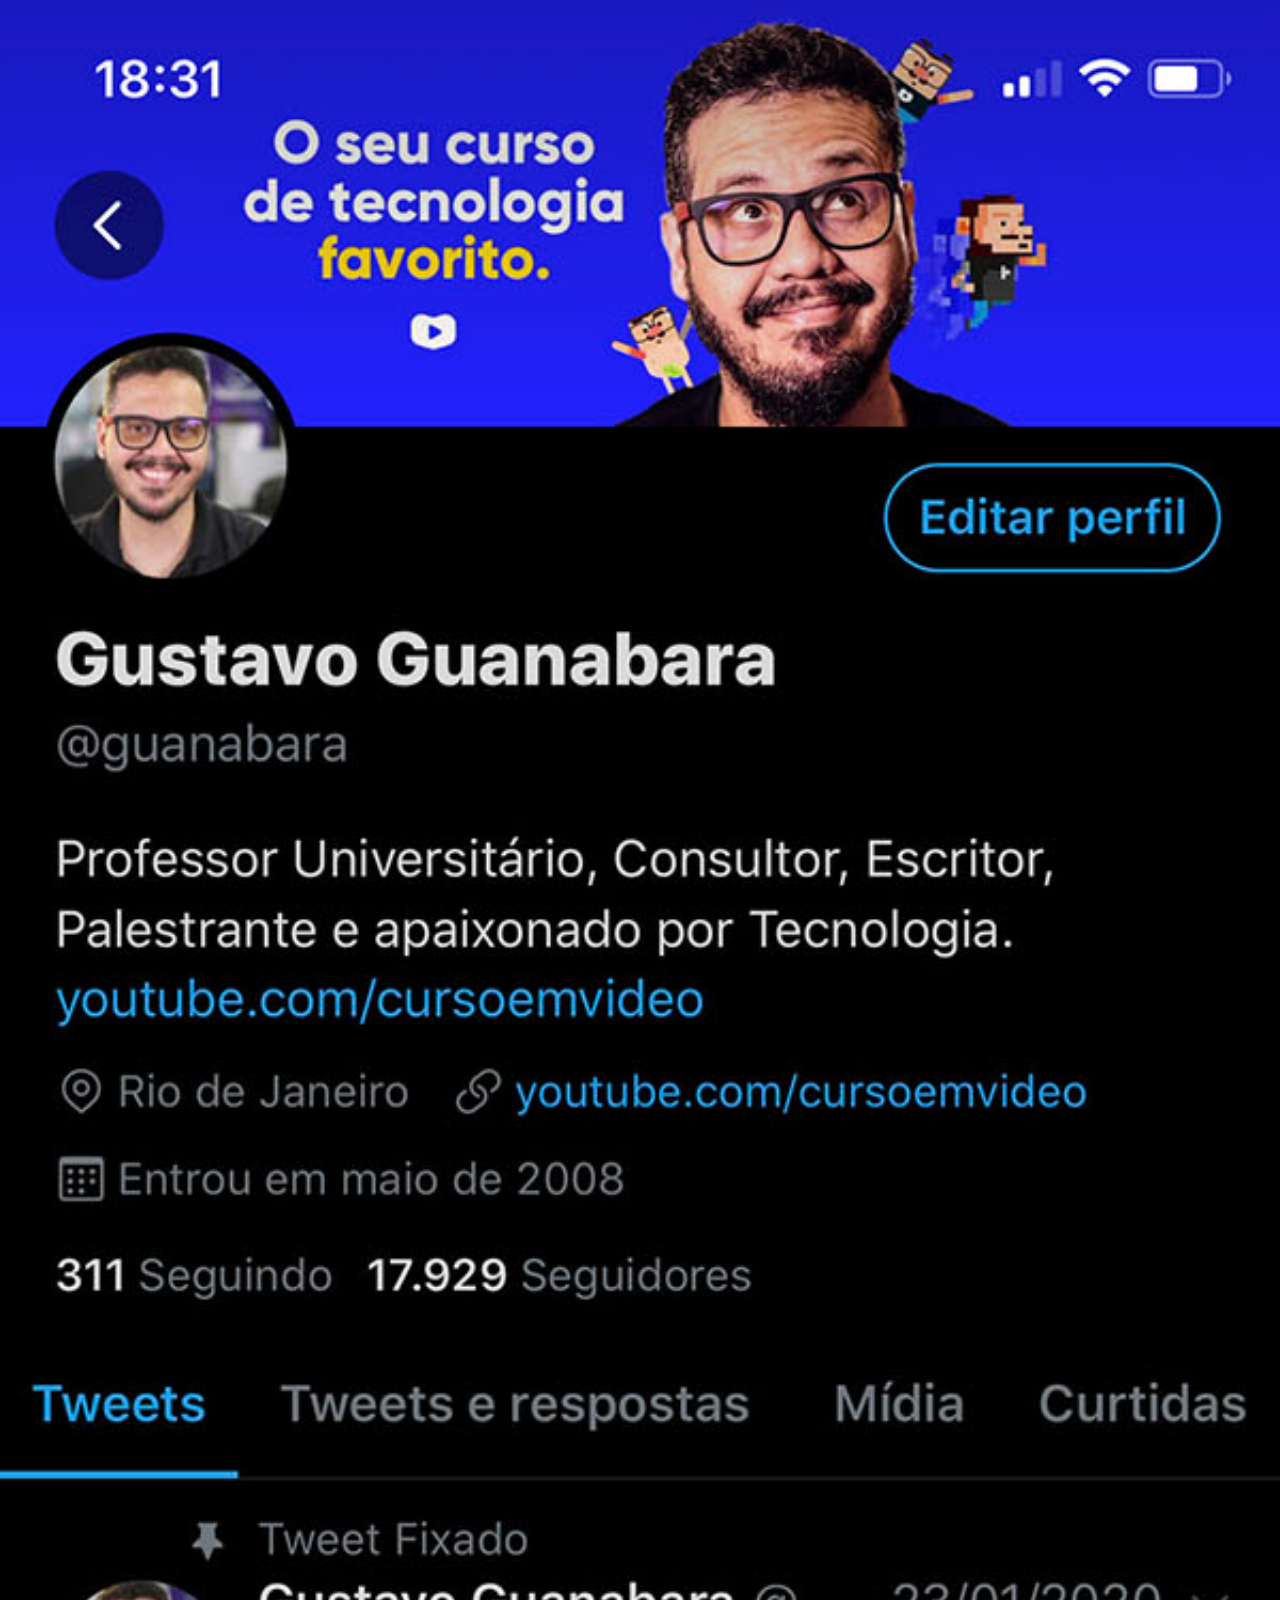
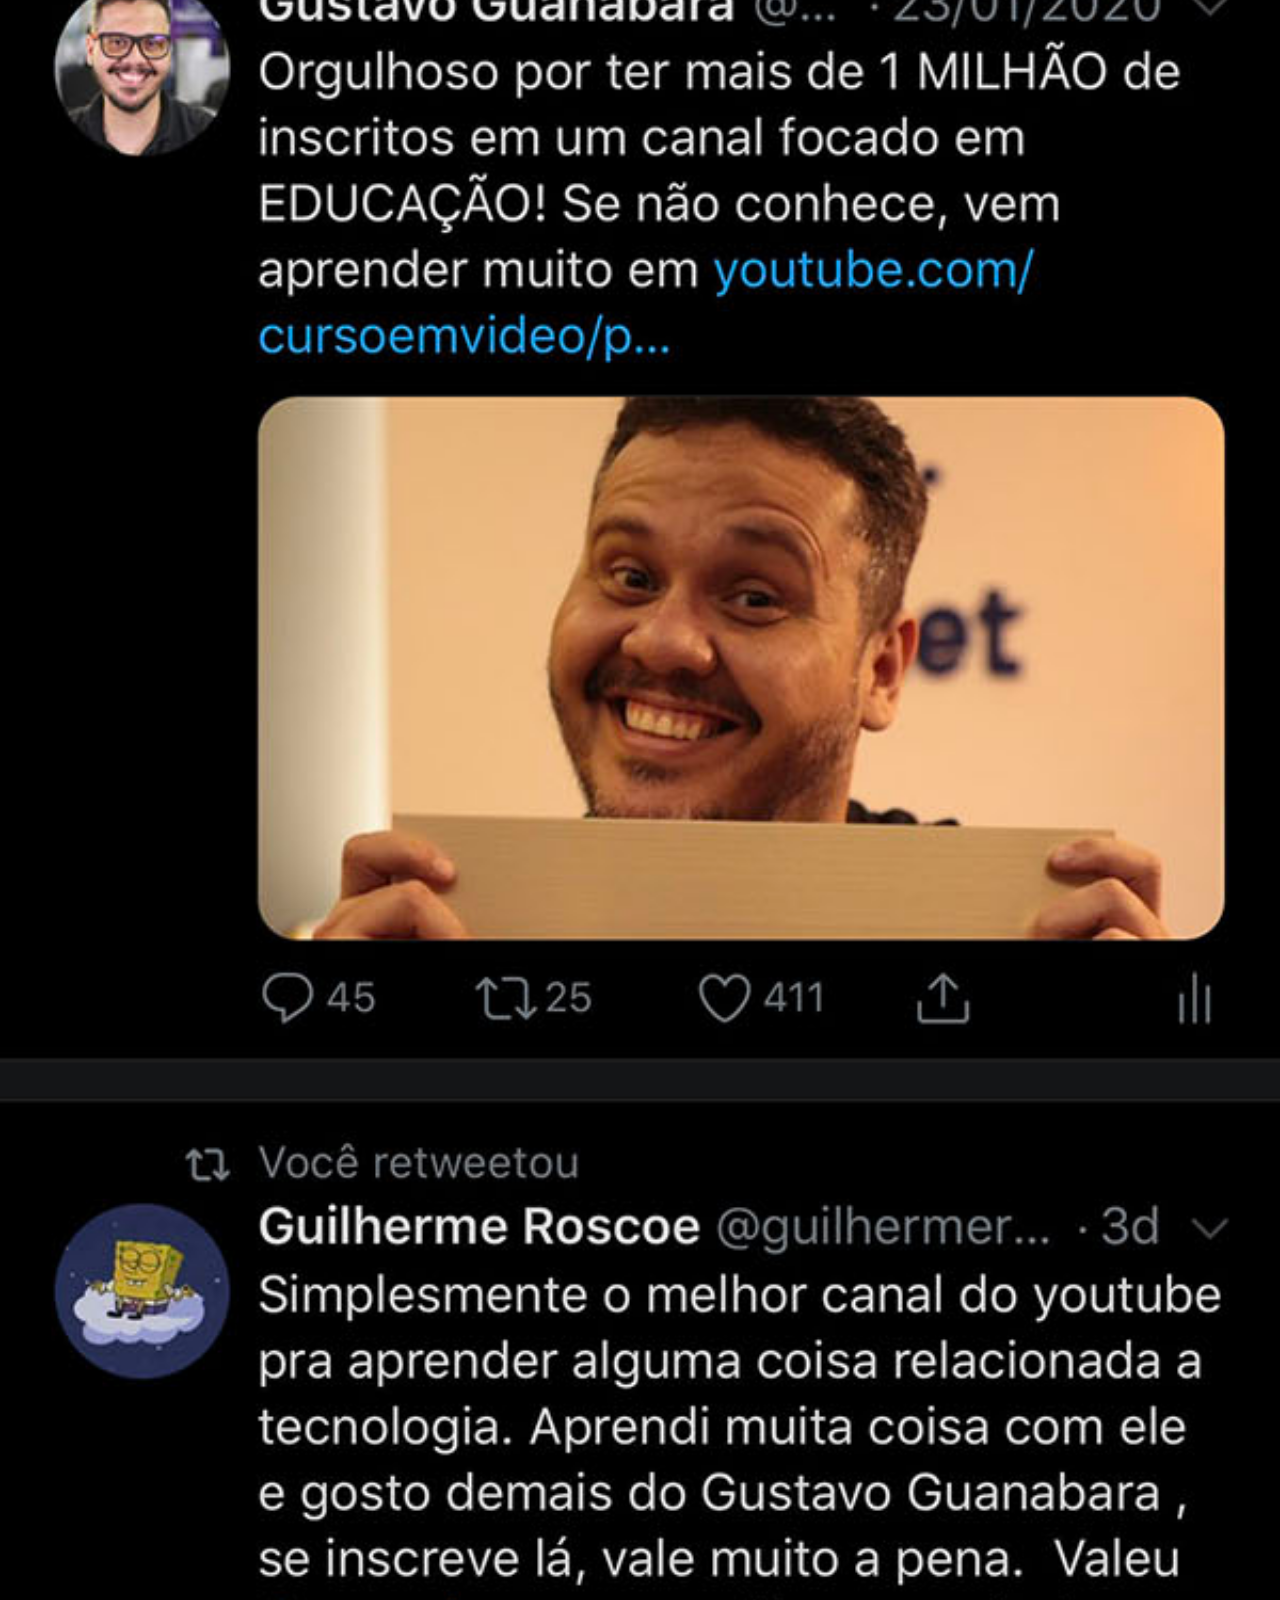
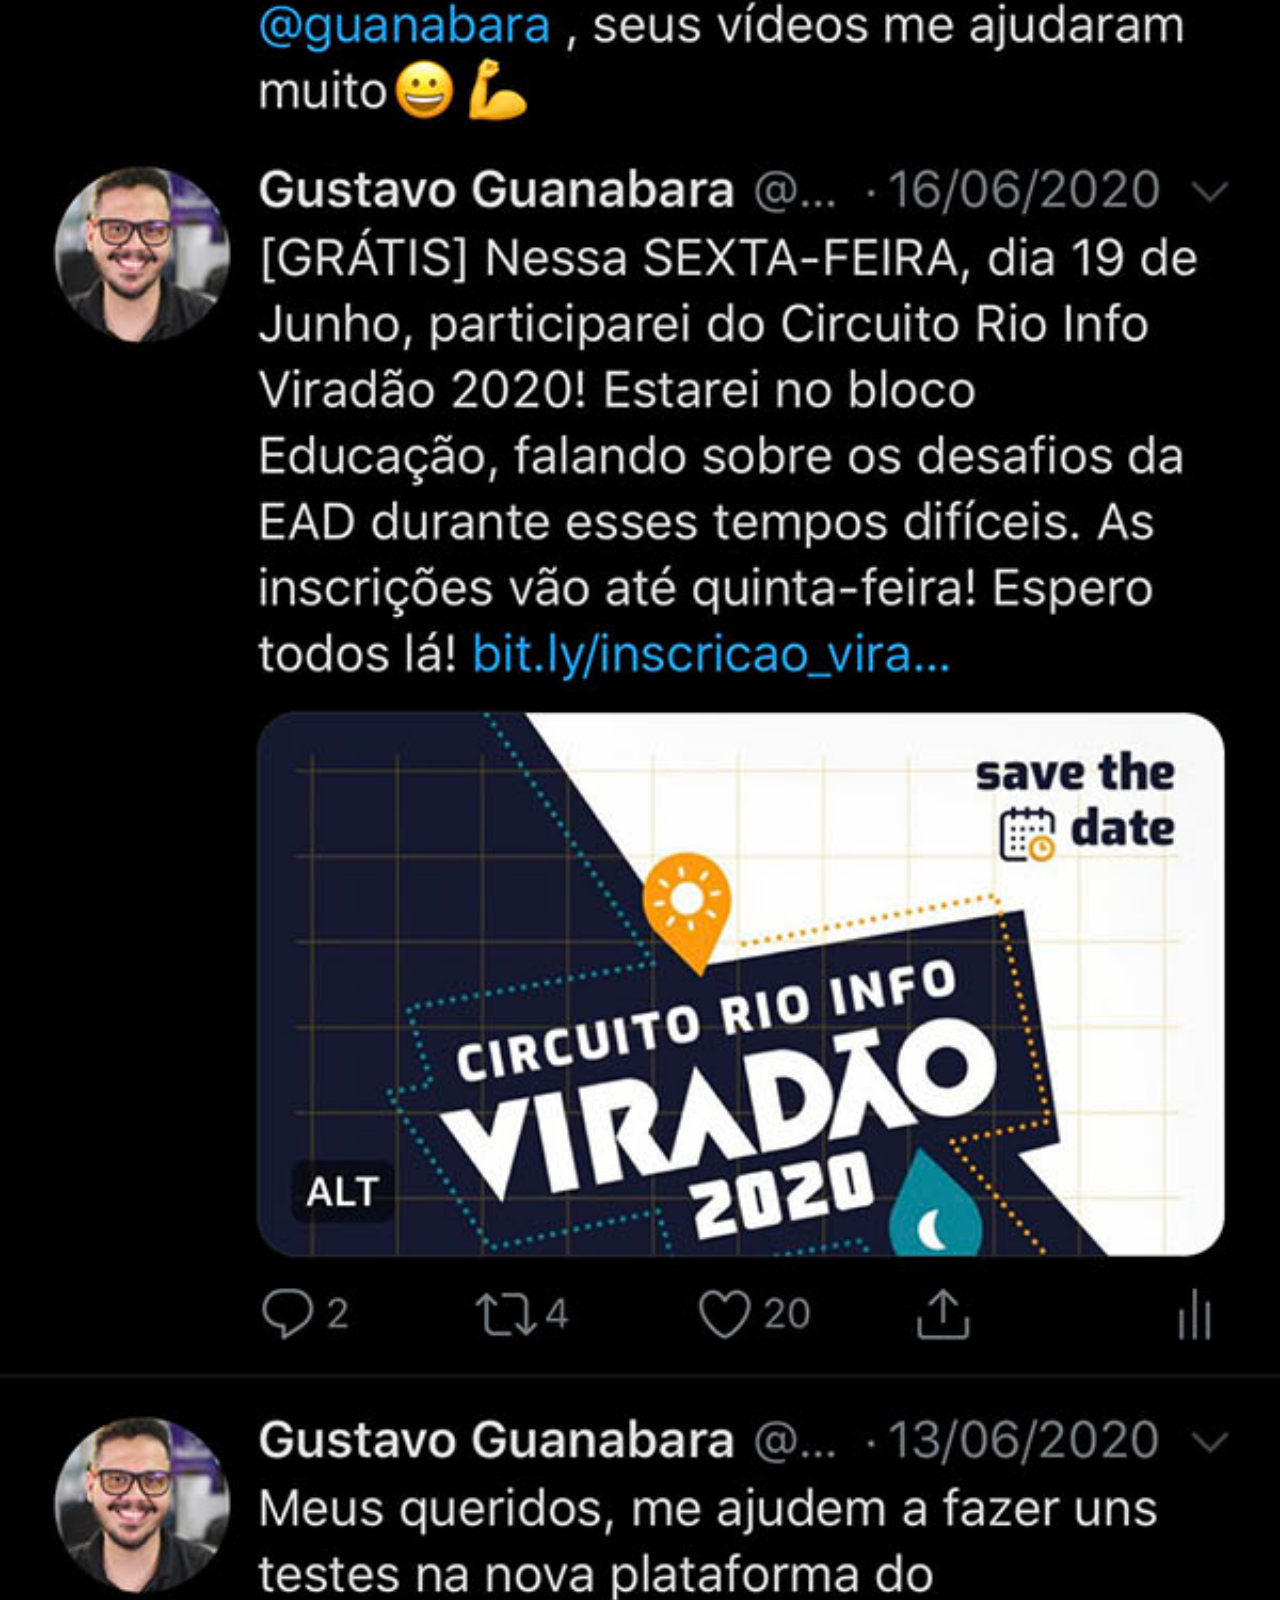
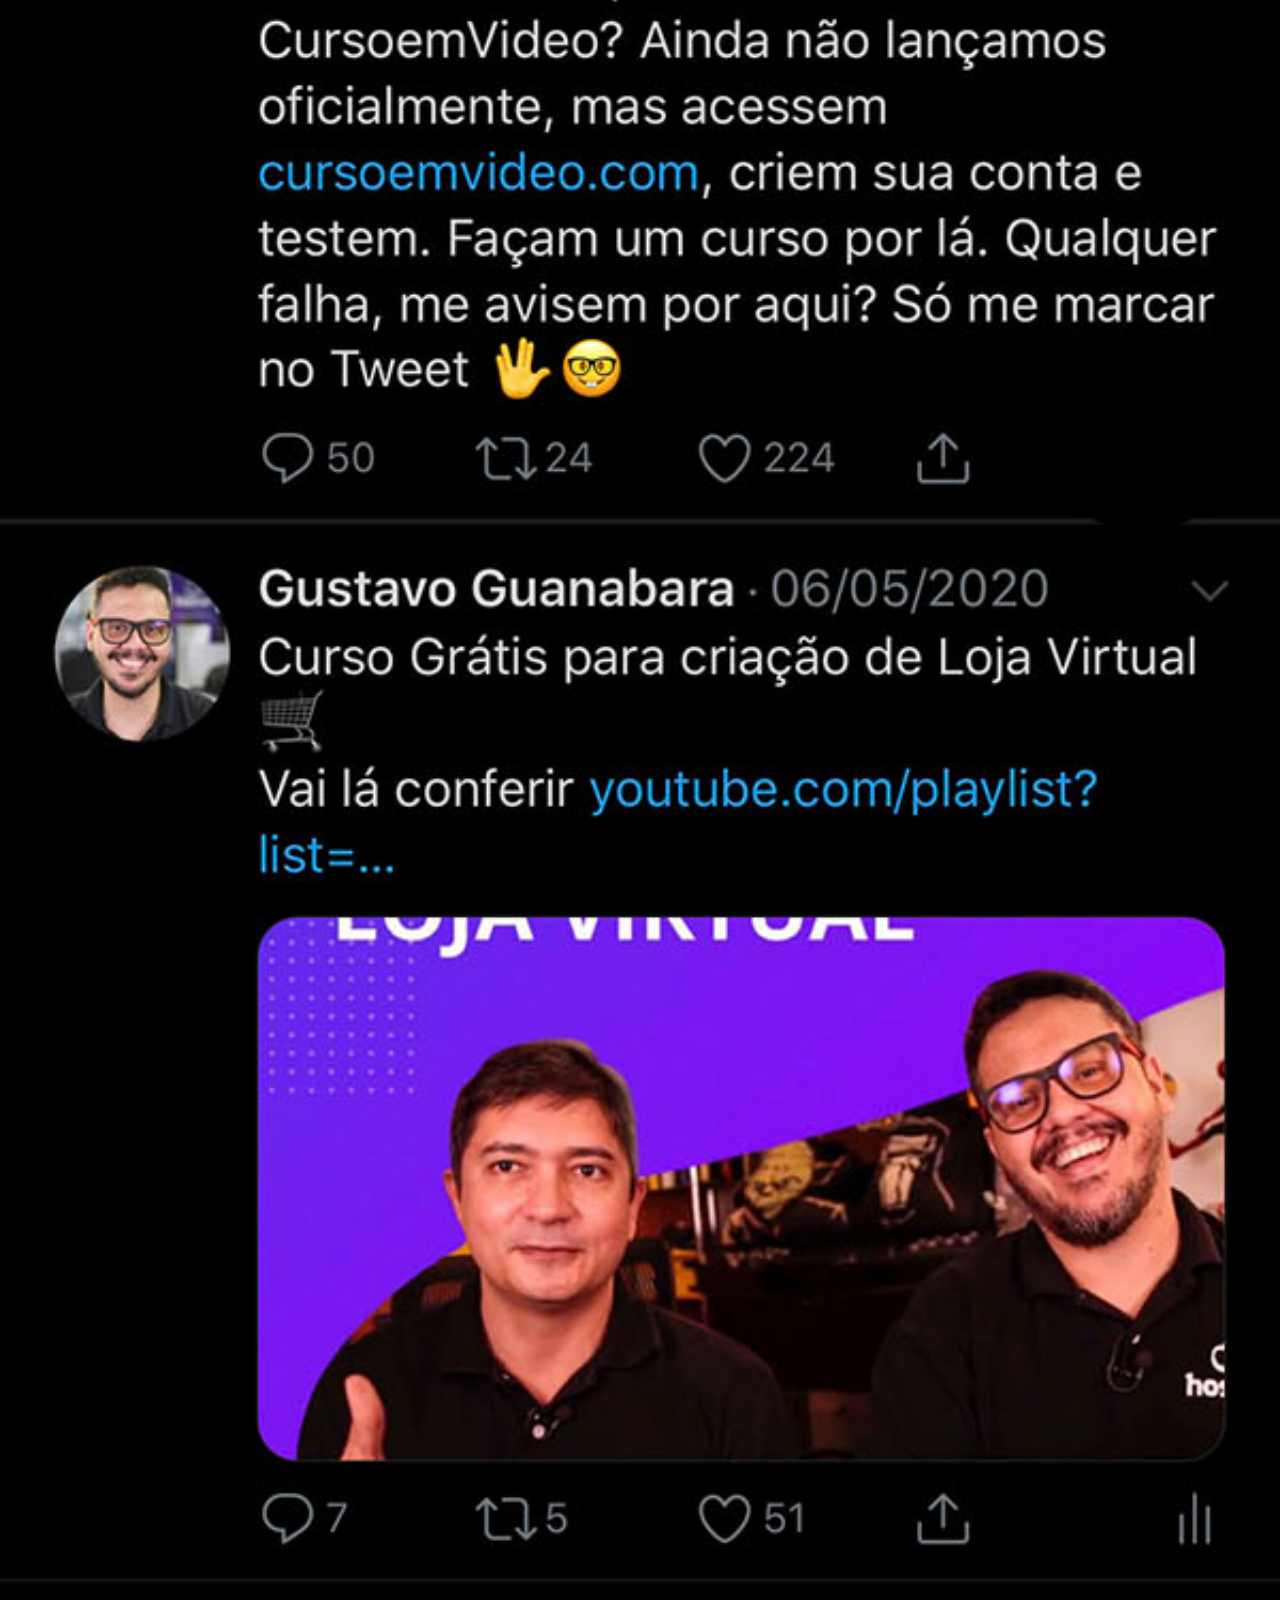
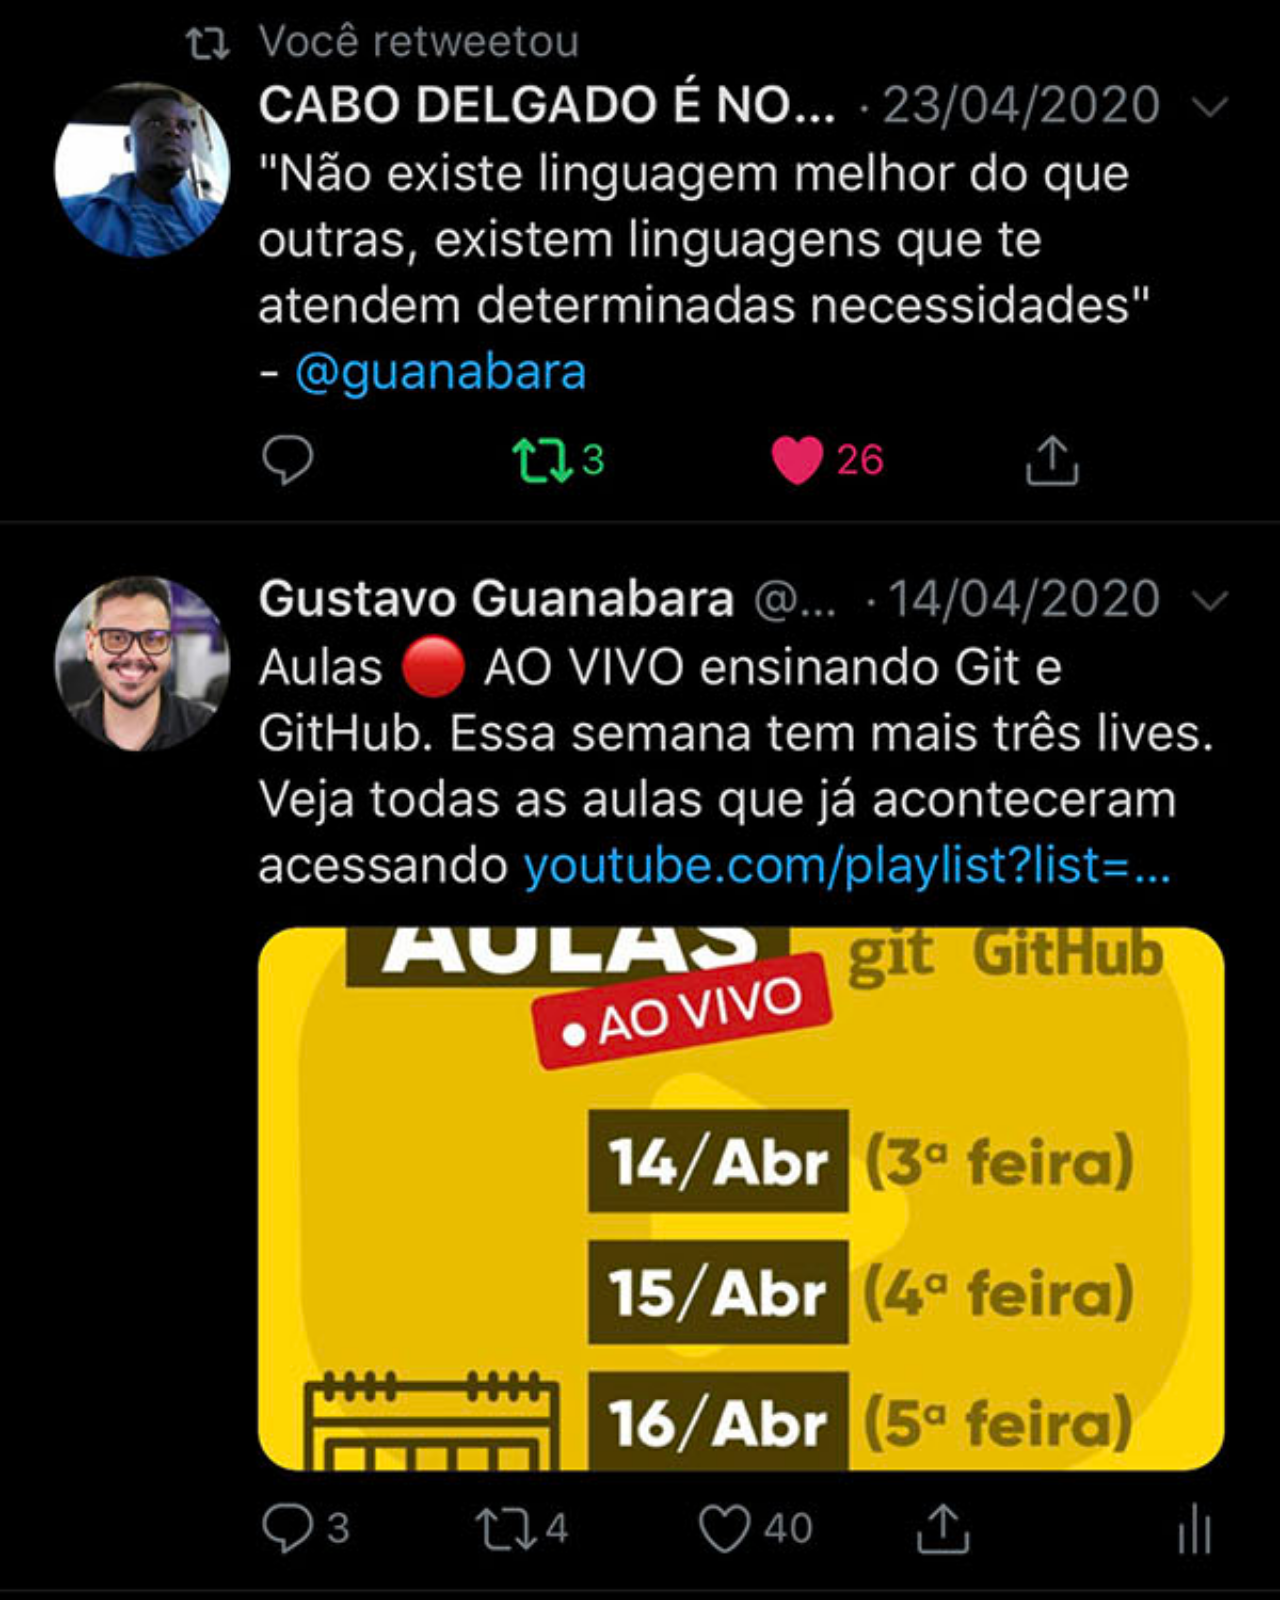
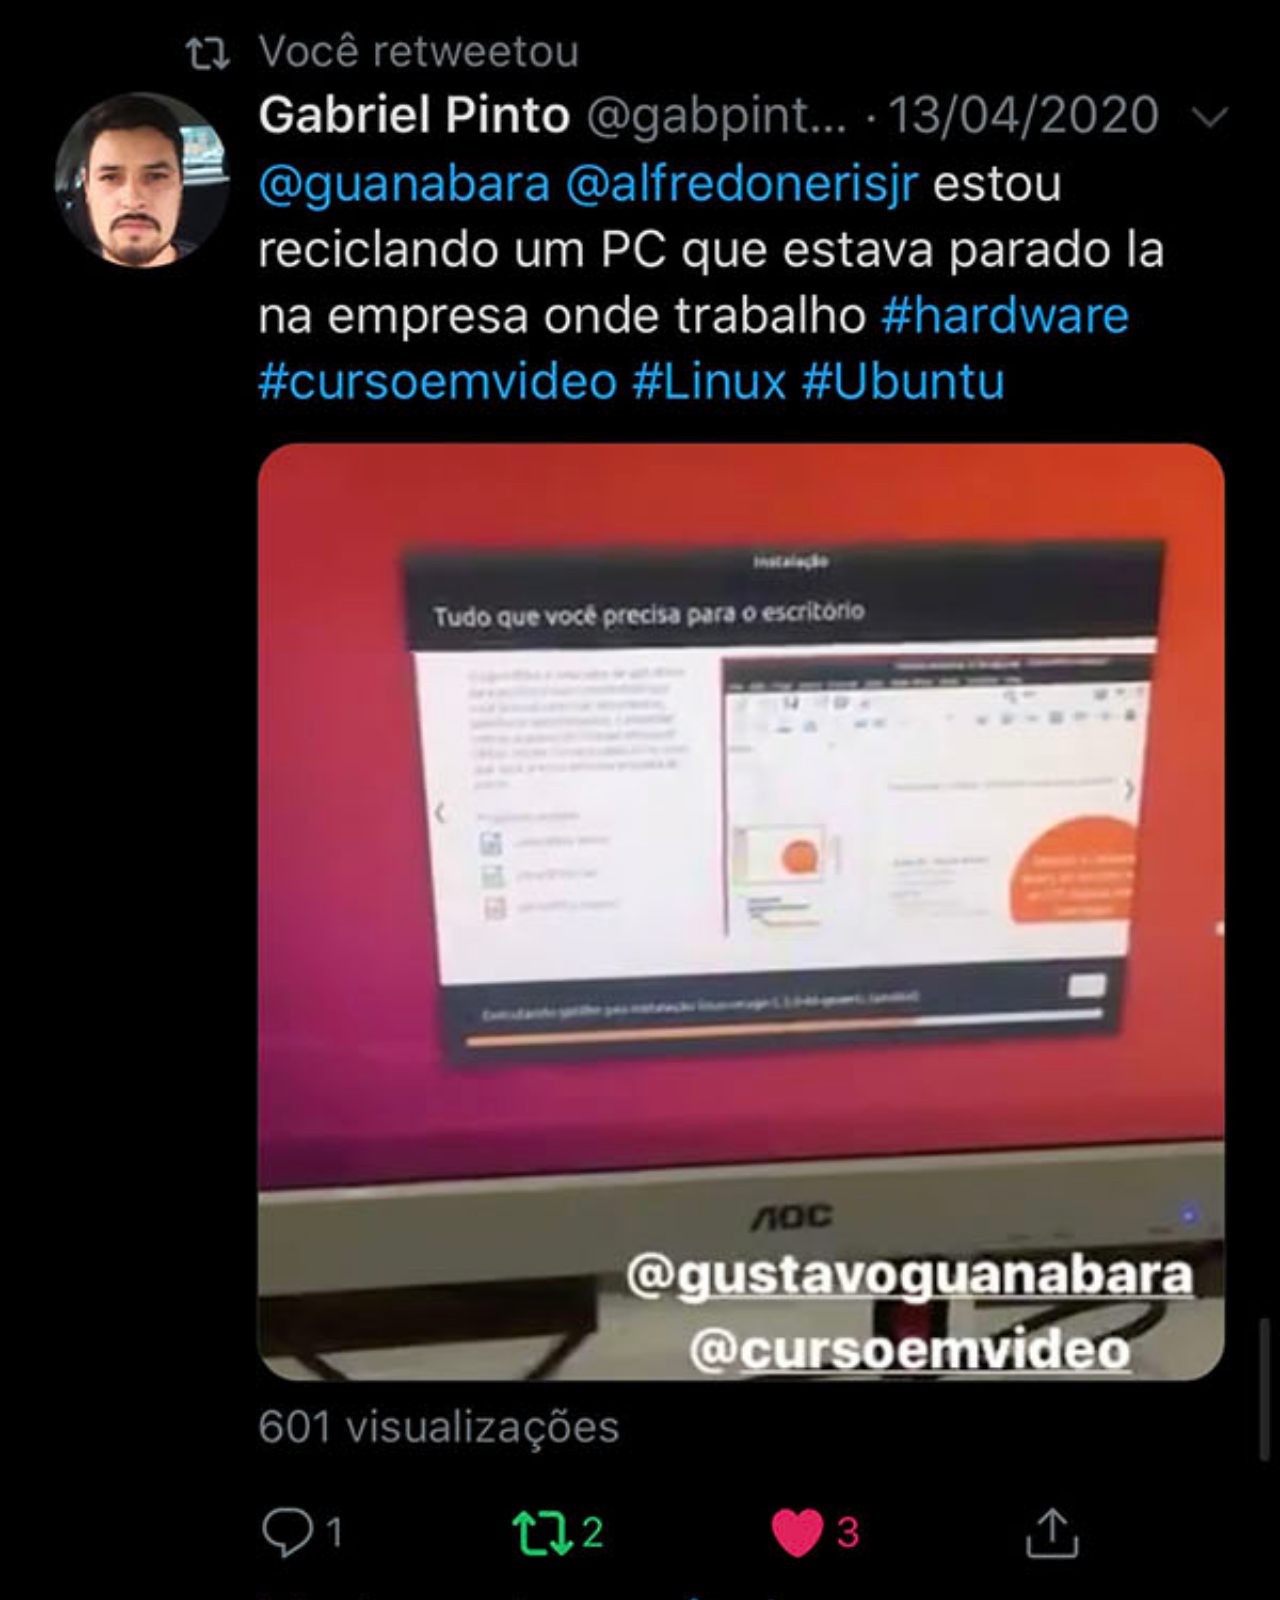
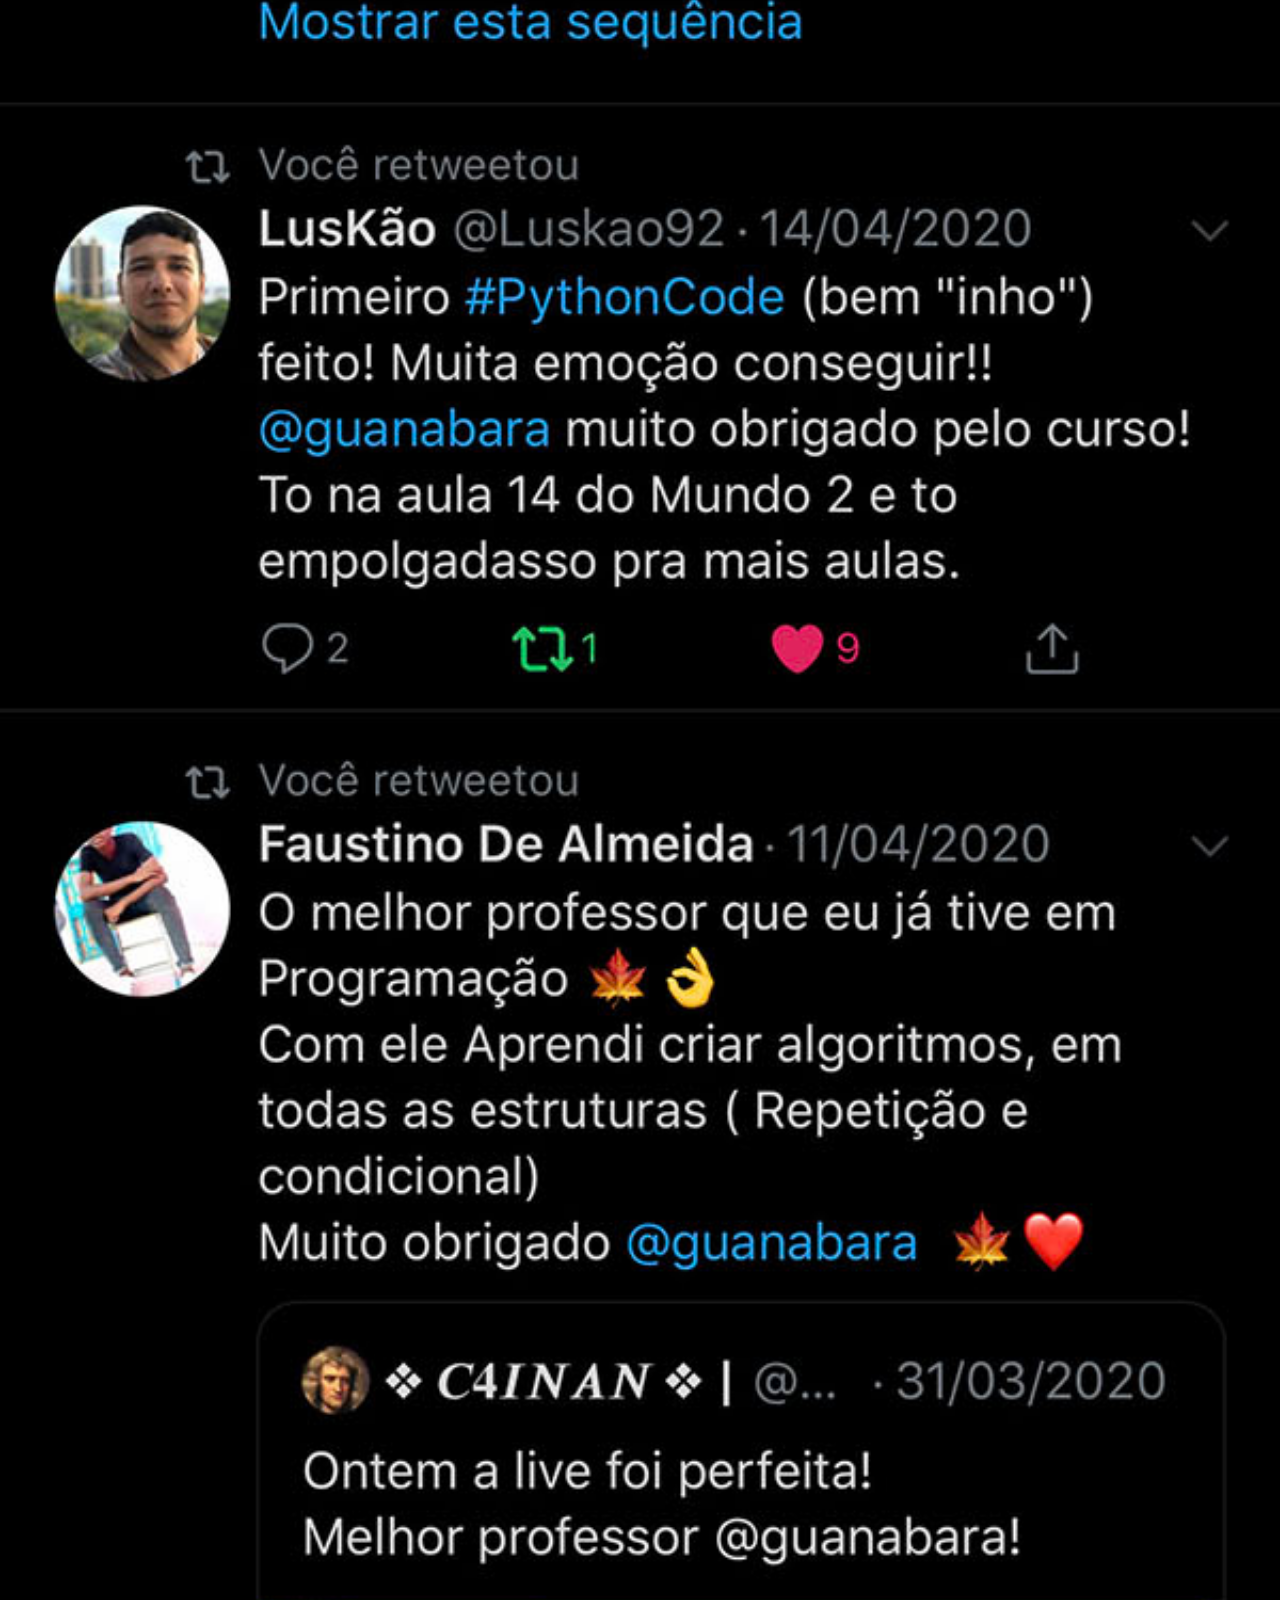
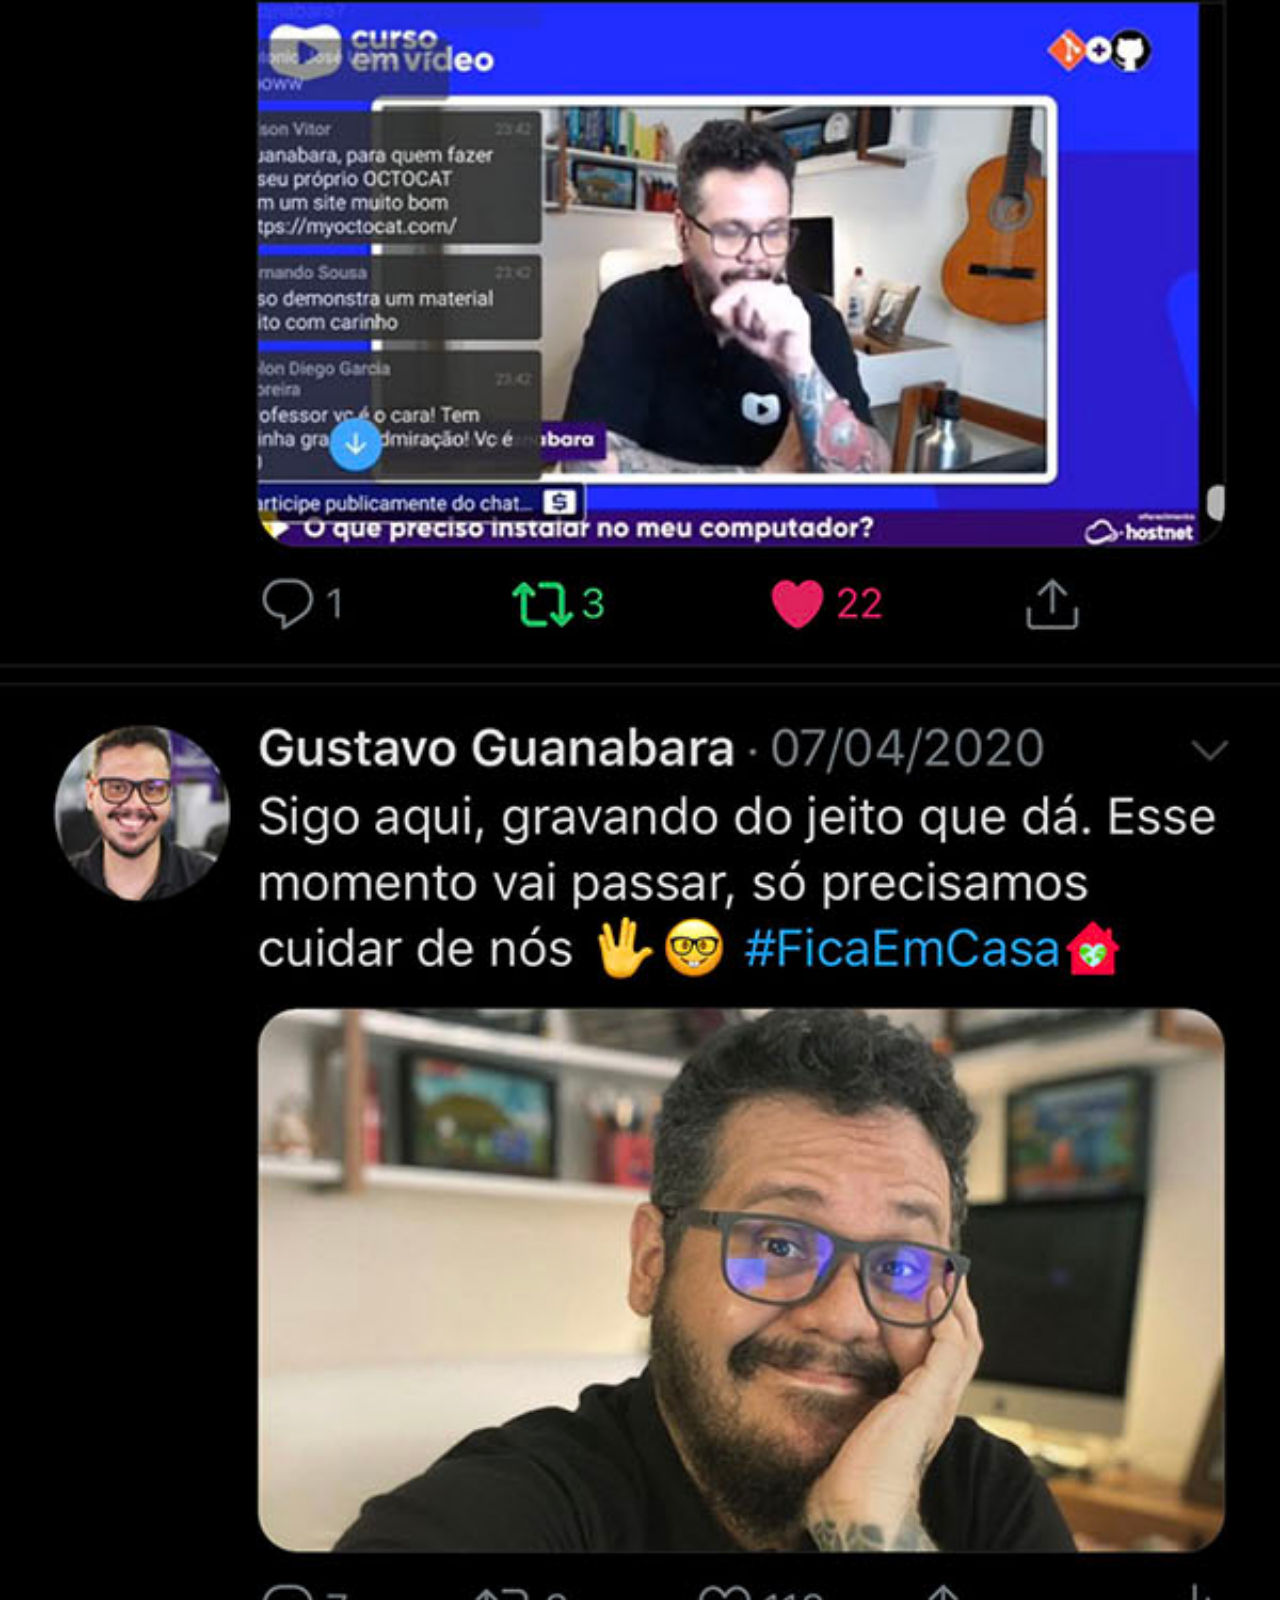
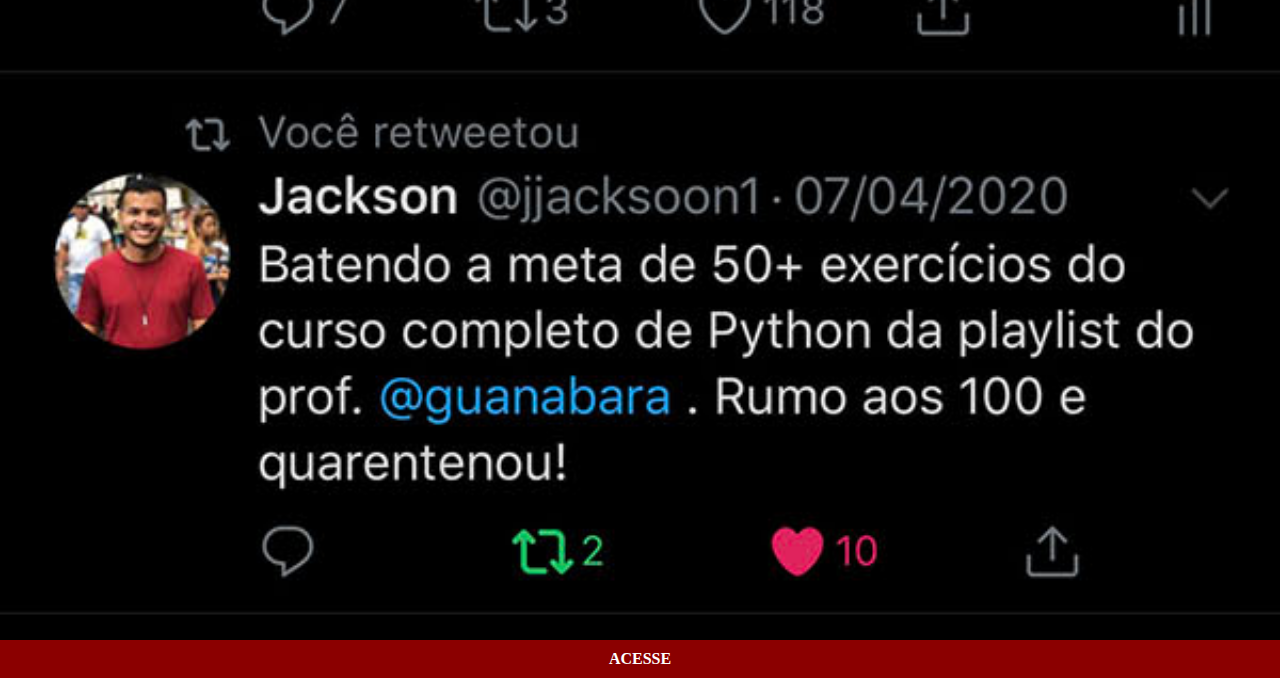
<file: redes-sociais/twitter.html>
<!DOCTYPE html>
<html lang="en">
<head>
    <meta charset="UTF-8">
    <meta http-equiv="X-UA-Compatible" content="IE=edge">
    <meta name="viewport" content="width=device-width, initial-scale=1.0">
    <title>Document</title>
    <style>
        * {
            margin: 0;
            padding: 0;
        }
        img {
            width: 100vw
        }
        a {
            display: block;
            background-color: darkred;
            padding: 10px;
            text-align: center;
            font-weight: bolder;
            text-decoration: none;
            color: white;
            margin-top: -4px;
            transition: .2s ease;
        }
        a:hover {
            background-color: rgb(175, 9, 9);
        }          
    </style>
</head>
<body>
    <img src="../imagens/tela-twitter.jpg" alt="">
    <a href="https://twitter.com/biccag">ACESSE</a>
</body>
</html>
</file>
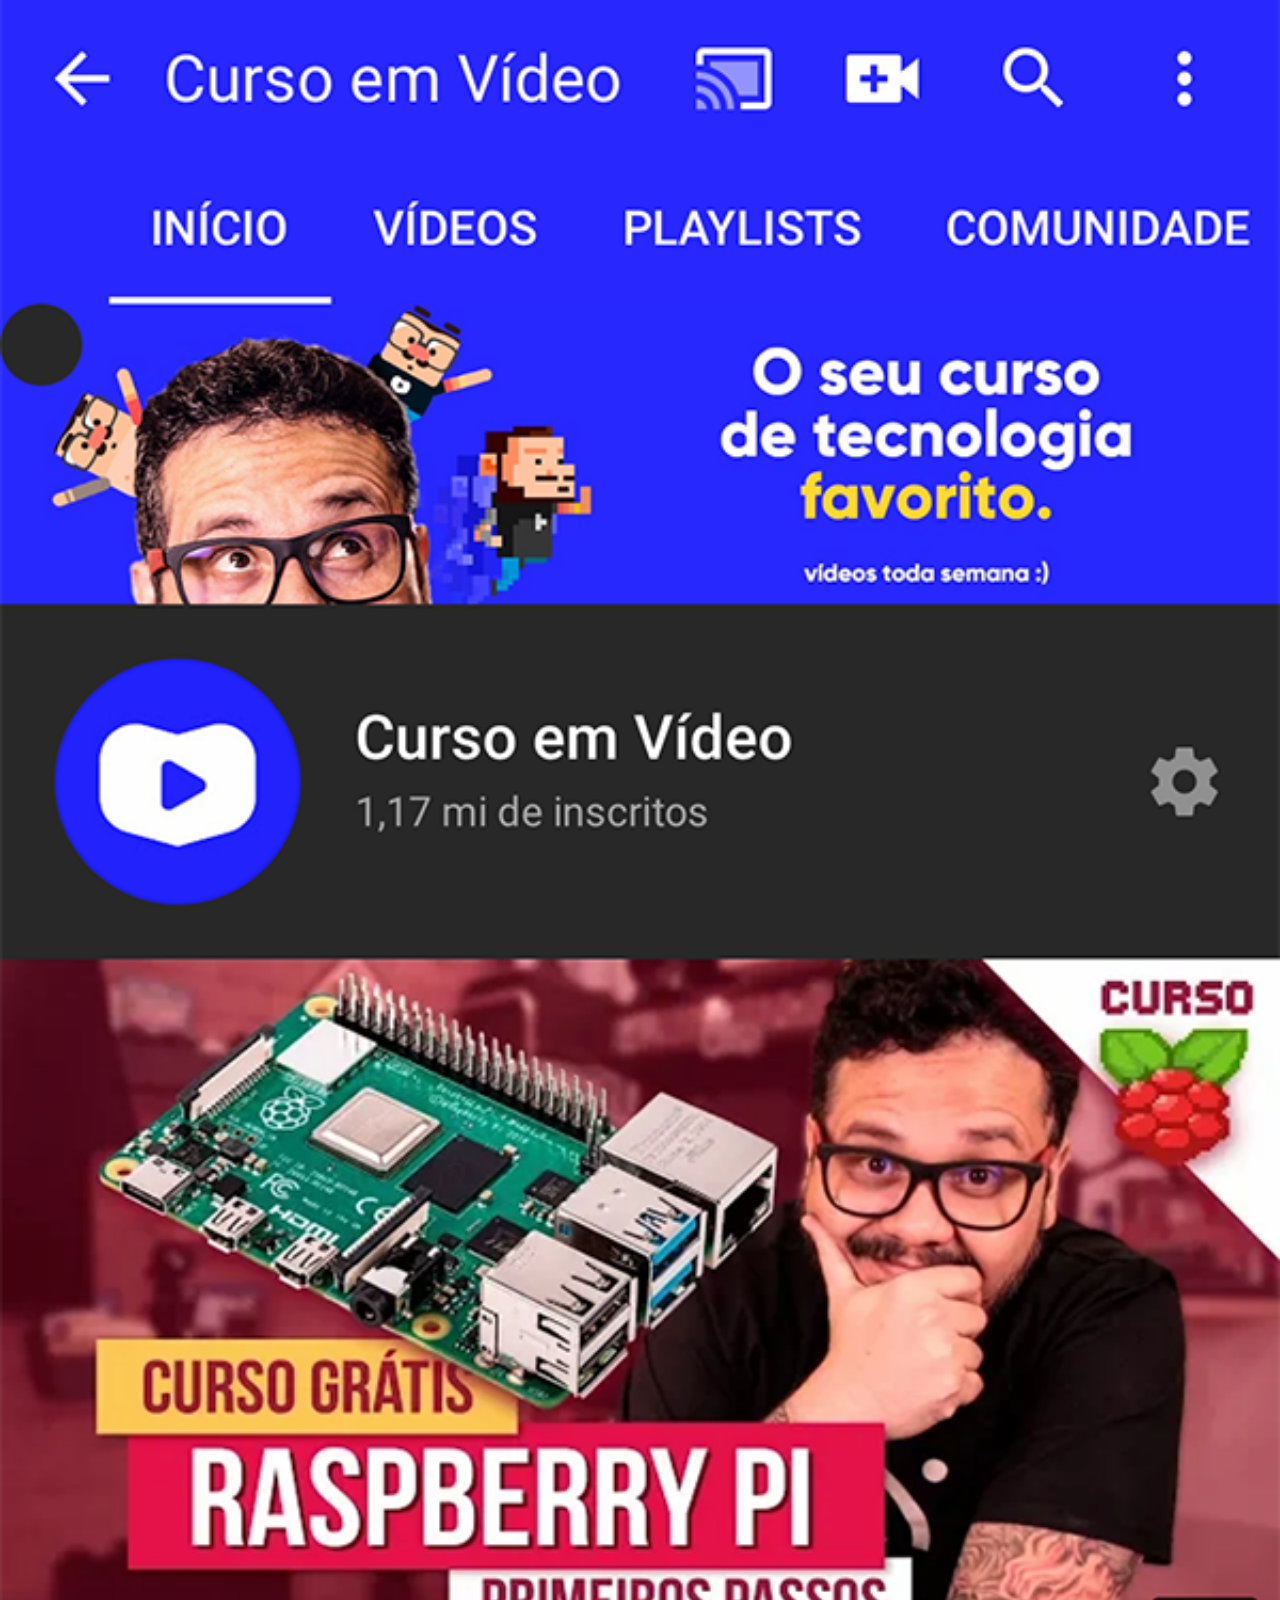
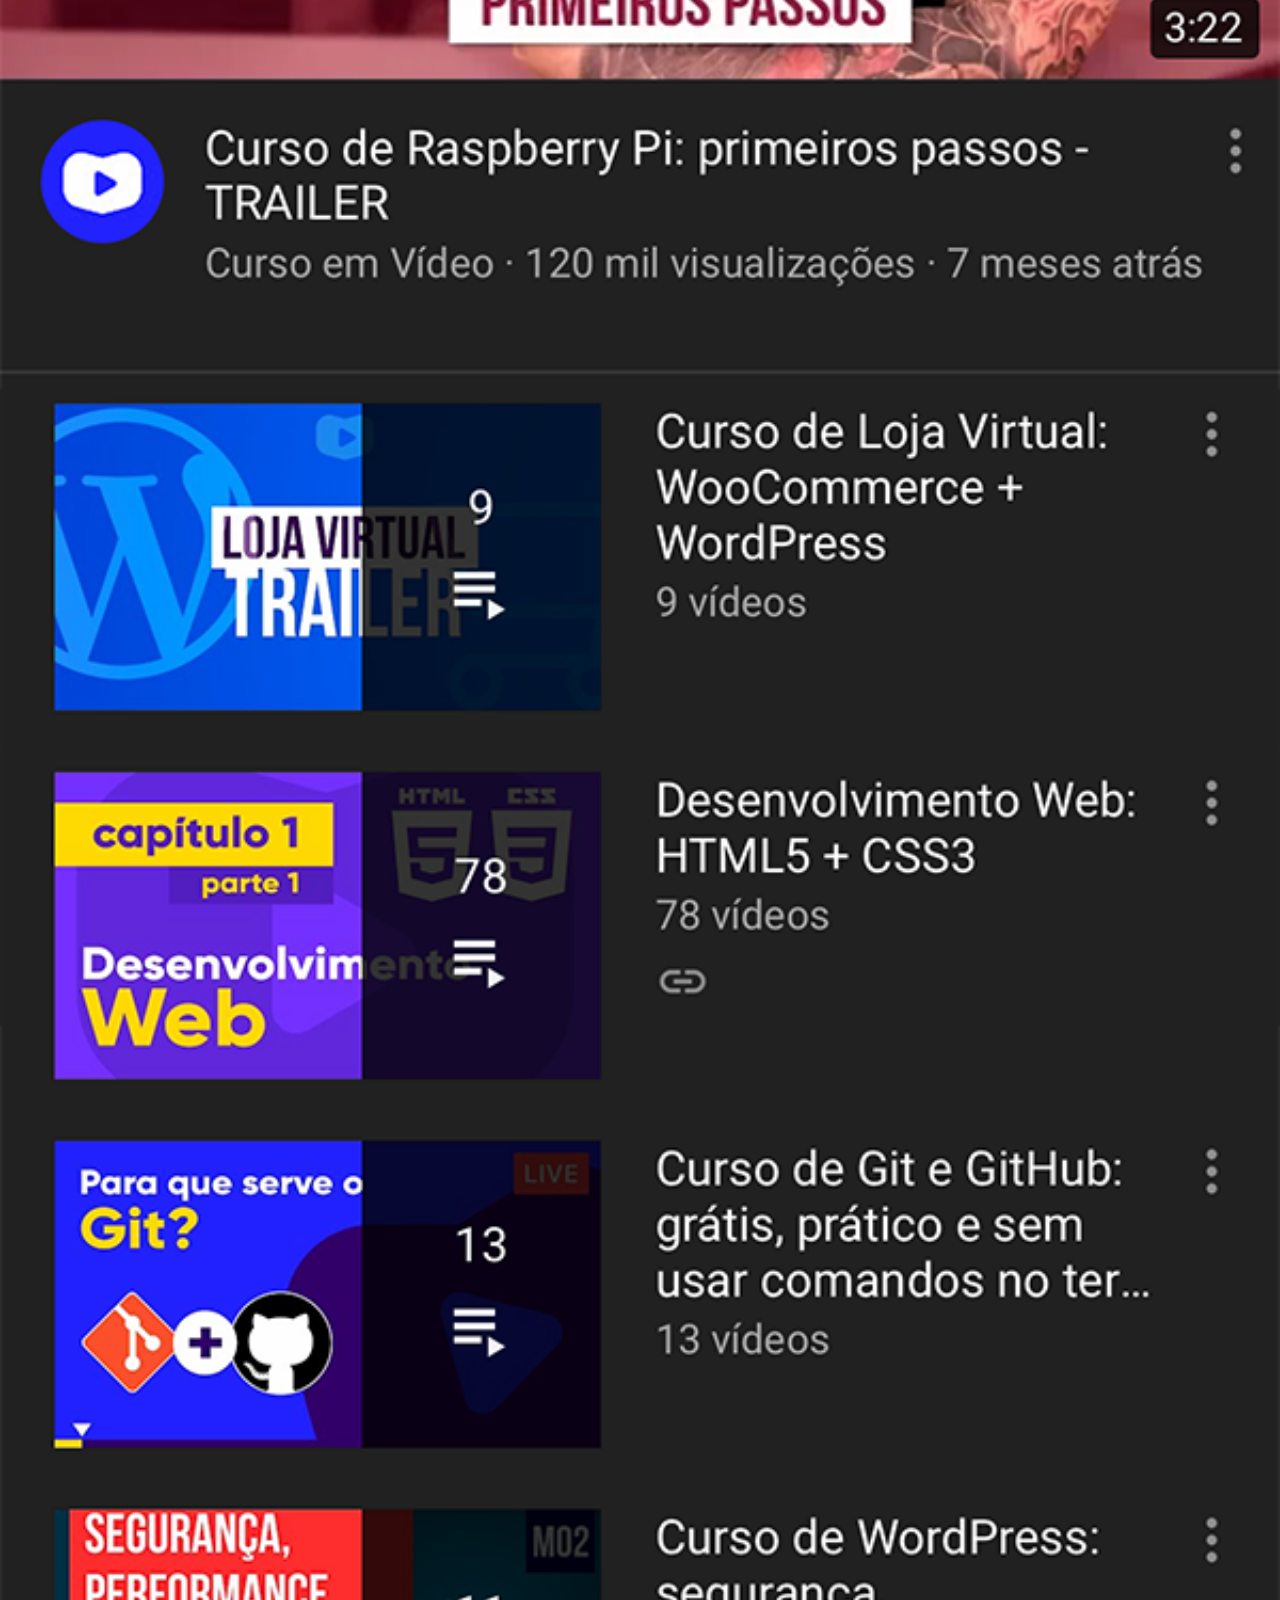
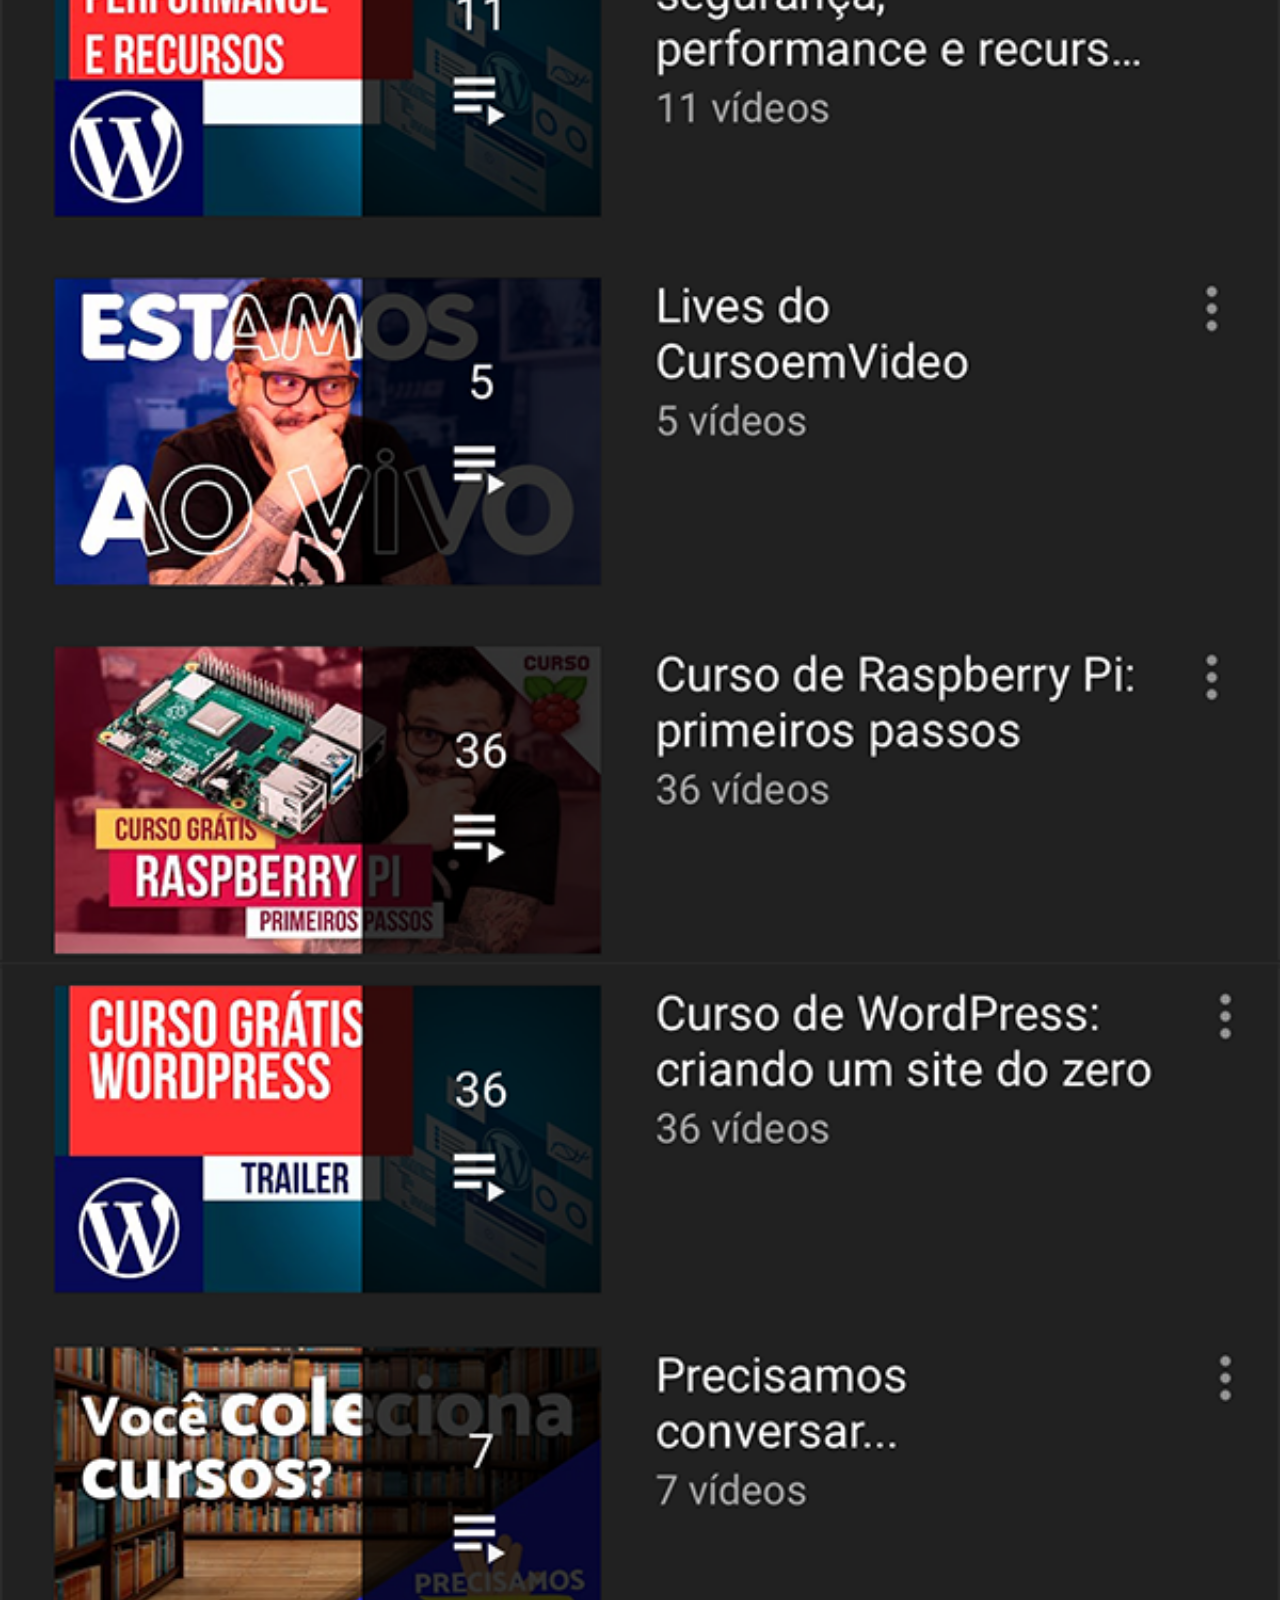
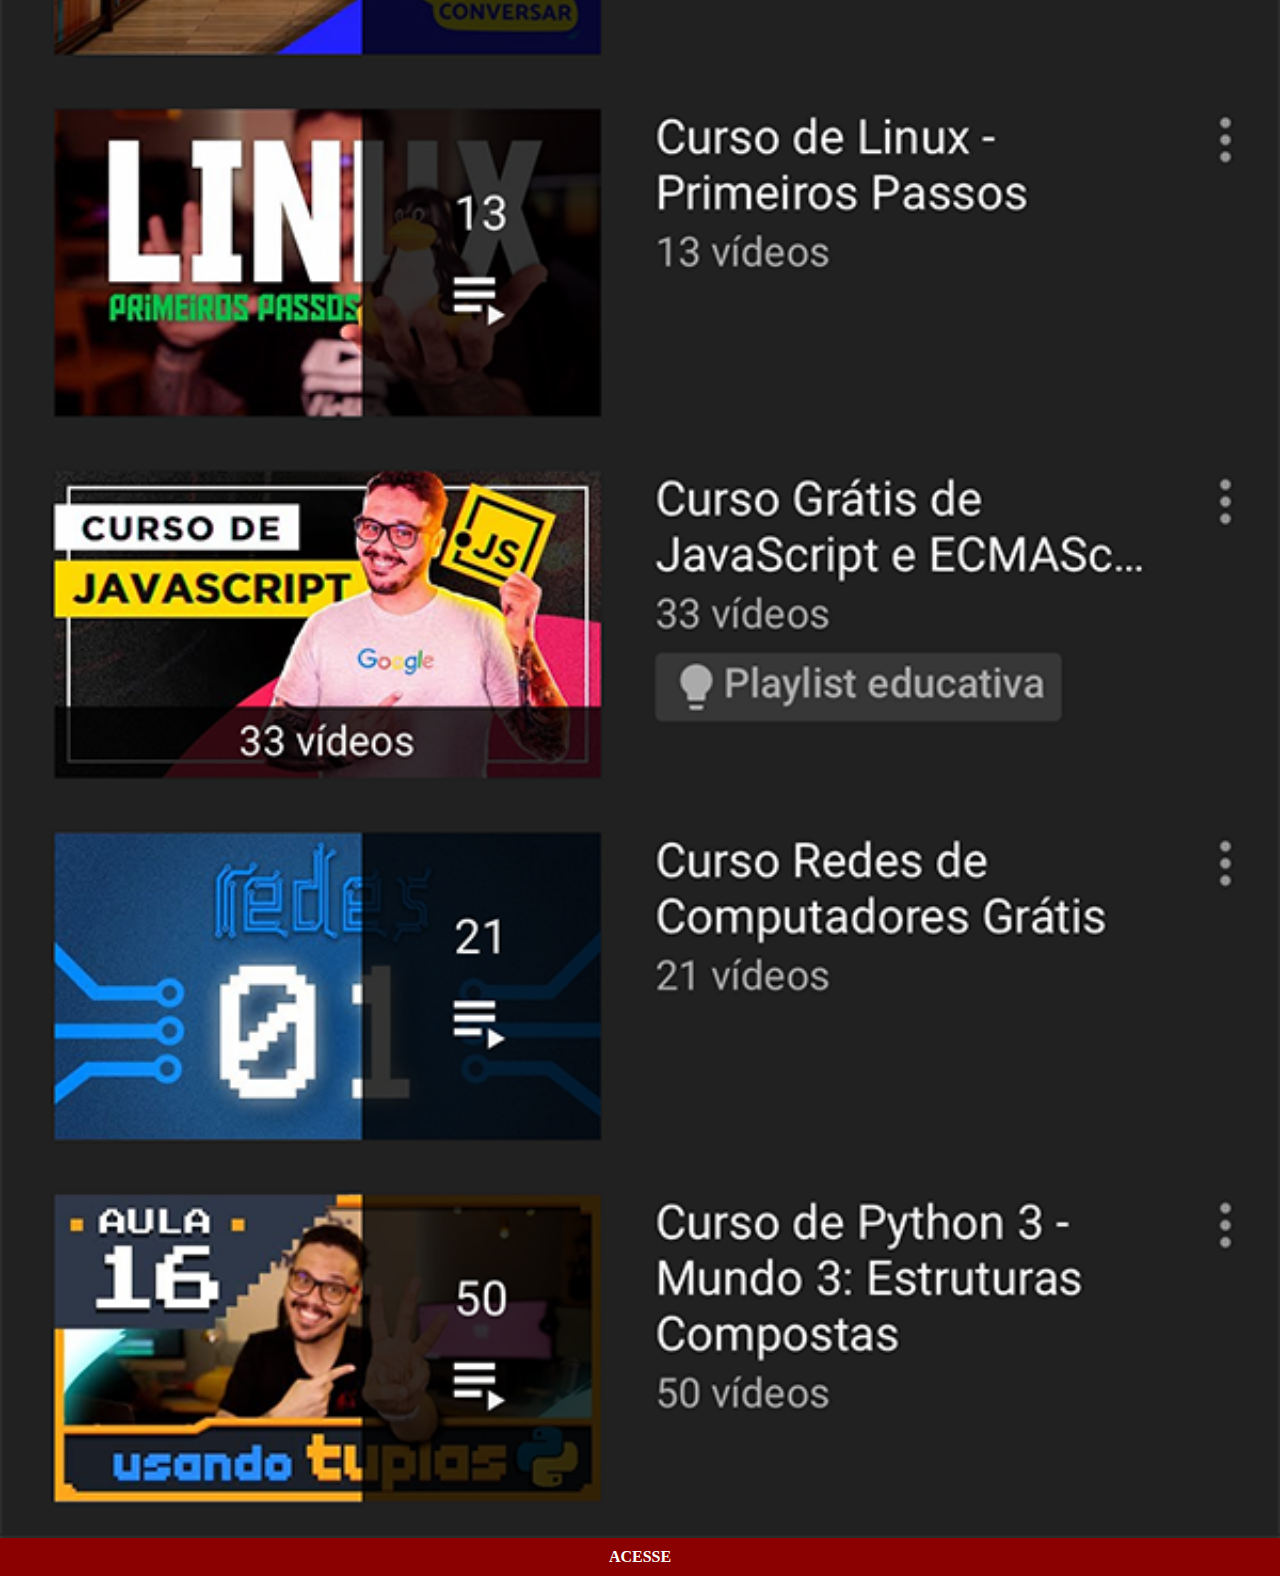
<file: redes-sociais/youtube.html>
<!DOCTYPE html>
<html lang="en">
<head>
    <meta charset="UTF-8">
    <meta http-equiv="X-UA-Compatible" content="IE=edge">
    <meta name="viewport" content="width=device-width, initial-scale=1.0">
    <title>Document</title>
    <style>
        * {
            margin: 0;
            padding: 0;
        }
        img {
            width: 100vw;

        }
        a {
            display: block;
            background-color: darkred;
            padding: 10px;
            text-align: center;
            font-weight: bolder;
            text-decoration: none;
            color: white;
            margin-top: -4px;
            transition: .2s ease;
        }

        a:hover {
            background-color: rgb(175, 9, 9);
        }   
    </style>
</head>
<body>
    <img src="../imagens/tela-youtube.png" alt="">
    <a href="https://www.youtube.com/channel/UCTYngTMN7jXgwwjMORJcGww">ACESSE</a>
</body>
</html>
</file>
<file: style.css>
* {
    margin: 0px;
    padding: 0px;
    font-family: sans-serif;
}

body, html {
    height: 100vh;
    width: 100vw;
    background-color: black;
    
}
body {
    background: url(imagens/fundo-madeira.jpg) no-repeat top center;
    background-size: cover;
    background-attachment: fixed;
    
}
main {
    height: 100vh;
    position: relative;
    
}

#telefone{
    position: absolute;
    top: 50%;
    left: 50%;
    transform: translate(-50%, -50%);
    height: 627px;
    width: 311px;
    background: url(imagens/frame-iphone.png) no-repeat; 
}

#frame {
    position: relative;
    top: 80px;
    left: 22px;
    width: 269px;
    height: 471px;
    
}
.social-midia-container {
    display: flex;
    flex-direction: column;
    justify-content: flex-end;
    align-items: flex-end;
    height: 50vh;
    text-align: center;
    gap: 5px;
    margin-right: 5px;
}

.social-midia-container a {
    width: 30px;
    height: 30px;
    background: transparent;
    border: 2px solid #0ef;
    border-radius: 50%;
    font-size: 25px;
    color: #0ef;
    text-decoration: none;
    transition: .5s ease;
    padding-top: 2px;
   
}

.social-midia-container a:hover {
    background: #0ef;
    color: #1f242d;
    box-shadow: 0 0 20px #00eeff;
}
</file>
